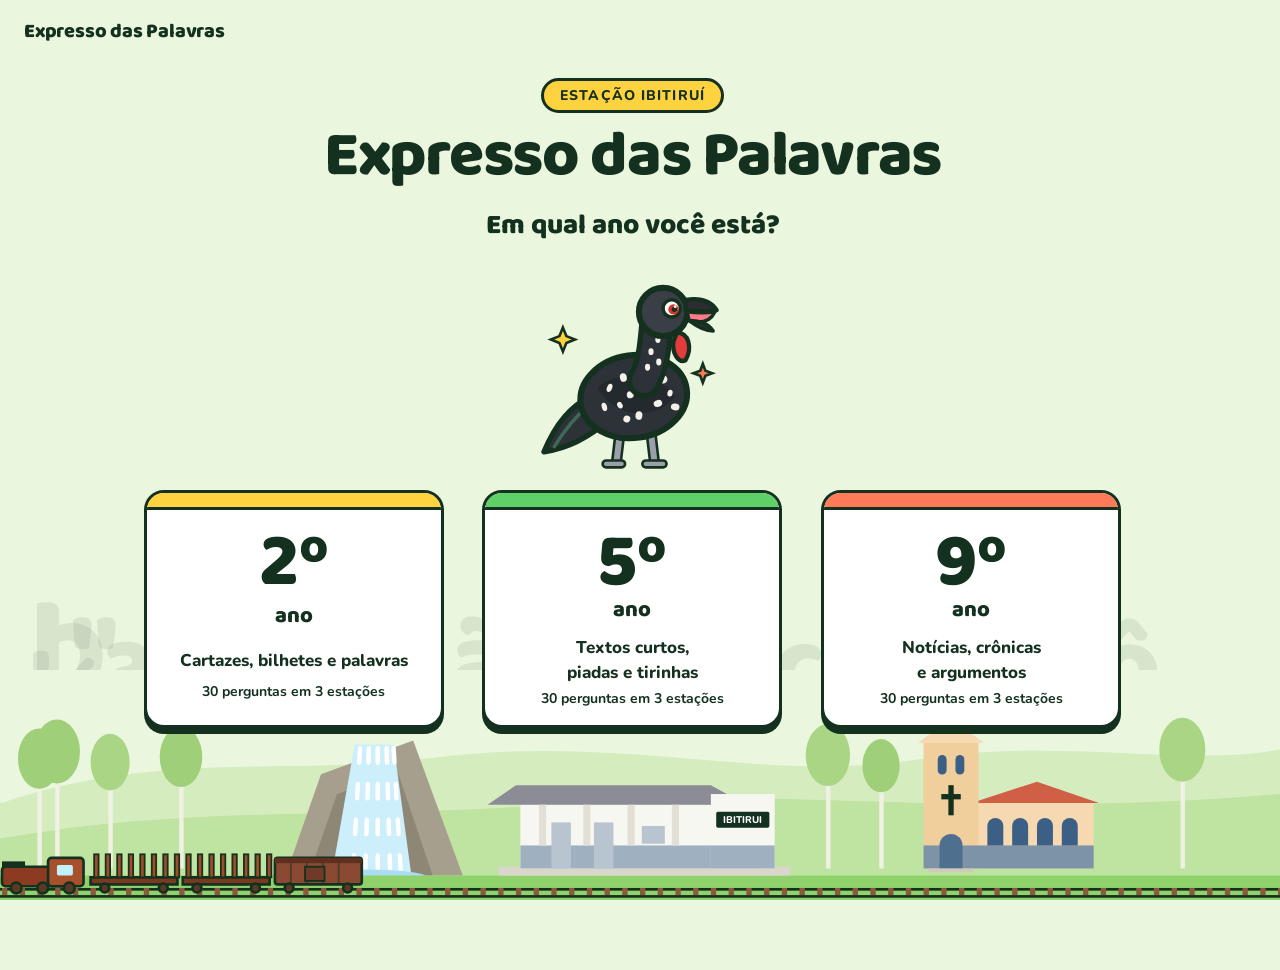
<file: index.html>
<!doctype html>
<html lang="pt-BR">
<head>
<meta charset="utf-8">
<meta name="viewport" content="width=device-width, initial-scale=1">
<title>Expresso das Palavras</title>
<meta name="description" content="Quiz animado de Língua Portuguesa para o 5º e o 9º ano, com questões do Saeb e do Paebes, inspirado em Ibitiruí.">
<link rel="icon" type="image/svg+xml" href="favicon.svg?v=45">
<meta name="theme-color" content="#eaf6dd">
<link rel="preconnect" href="https://fonts.googleapis.com">
<link rel="preconnect" href="https://fonts.gstatic.com" crossorigin>
<link href="https://fonts.googleapis.com/css2?family=Baloo+2:wght@700;800&family=Nunito:ital,wght@0,400;0,700;0,800;1,400&display=swap" rel="stylesheet">
<link rel="stylesheet" href="style.css?v=45">
<link rel="stylesheet" href="paginas.css?v=45">
</head>
<body class="pagina-inicial">
<div class="fundo" id="fundo" aria-hidden="true"></div>

<div class="cenario" aria-hidden="true">
<svg viewBox="-600 0 2640 260" preserveAspectRatio="xMidYMax slice">
  <path d="M-600 120C-450 100 -300 140 -150 120C-60 108 -30 140 0 150C180 90 320 120 480 100C700 70 860 130 1040 100C1200 76 1340 110 1440 90C1600 70 1800 120 2040 100V260H-600Z" fill="#d5ecbf"/>
  <path d="M-600 170C-450 150 -300 190 -150 175C-60 165 -30 185 0 190C220 150 420 170 640 150C860 130 1100 170 1440 140C1600 125 1800 160 2040 150V260H-600Z" fill="#bfe3a0"/>
  <g>
    <rect x="60" y="92" width="5" height="130" fill="#f1f0e4"/><ellipse cx="62" cy="92" rx="26" ry="36" fill="#9fcf79"/>
    <rect x="120" y="104" width="5" height="120" fill="#f1f0e4"/><ellipse cx="122" cy="104" rx="22" ry="32" fill="#a9d584"/>
    <rect x="200" y="98" width="5" height="126" fill="#f1f0e4"/><ellipse cx="202" cy="98" rx="24" ry="34" fill="#9fcf79"/>
    <rect x="930" y="96" width="5" height="128" fill="#f1f0e4"/><ellipse cx="932" cy="96" rx="25" ry="35" fill="#a9d584"/>
    <rect x="990" y="108" width="5" height="116" fill="#f1f0e4"/><ellipse cx="992" cy="108" rx="21" ry="30" fill="#9fcf79"/>
    <rect x="1330" y="90" width="5" height="134" fill="#f1f0e4"/><ellipse cx="1332" cy="90" rx="26" ry="36" fill="#a9d584"/>
    <rect x="40" y="100" width="5" height="124" fill="#f1f0e4"/><ellipse cx="42" cy="100" rx="24" ry="34" fill="#9fcf79"/>

    <rect x="-560" y="98" width="5" height="124" fill="#f1f0e4"/><ellipse cx="-558" cy="98" rx="25" ry="33" fill="#9fcf79"/>
    <rect x="-480" y="108" width="5" height="116" fill="#f1f0e4"/><ellipse cx="-478" cy="108" rx="23" ry="33" fill="#a9d584"/>
    <rect x="-390" y="96" width="5" height="128" fill="#f1f0e4"/><ellipse cx="-388" cy="96" rx="23" ry="33" fill="#9fcf79"/>
    <rect x="-300" y="106" width="5" height="118" fill="#f1f0e4"/><ellipse cx="-298" cy="106" rx="23" ry="33" fill="#a9d584"/>
    <rect x="-205" y="92" width="5" height="132" fill="#f1f0e4"/><ellipse cx="-203" cy="92" rx="27" ry="35" fill="#9fcf79"/>
    <rect x="-110" y="104" width="5" height="120" fill="#f1f0e4"/><ellipse cx="-108" cy="104" rx="25" ry="33" fill="#a9d584"/>
    <rect x="1500" y="98" width="5" height="126" fill="#f1f0e4"/><ellipse cx="1502" cy="98" rx="23" ry="33" fill="#a9d584"/>
    <rect x="1585" y="108" width="5" height="116" fill="#f1f0e4"/><ellipse cx="1587" cy="108" rx="25" ry="35" fill="#9fcf79"/>
    <rect x="1670" y="94" width="5" height="130" fill="#f1f0e4"/><ellipse cx="1672" cy="94" rx="27" ry="33" fill="#a9d584"/>
    <rect x="1765" y="104" width="5" height="120" fill="#f1f0e4"/><ellipse cx="1767" cy="104" rx="25" ry="35" fill="#9fcf79"/>
    <rect x="1860" y="96" width="5" height="128" fill="#f1f0e4"/><ellipse cx="1862" cy="96" rx="23" ry="33" fill="#a9d584"/>
    <rect x="1955" y="108" width="5" height="116" fill="#f1f0e4"/><ellipse cx="1957" cy="108" rx="27" ry="35" fill="#9fcf79"/>
  </g>
  <g transform="translate(250 0) scale(1 1.12)" style="transform-origin:0 232px">
  <path d="M70 232L110 130L214 96L270 232Z" fill="#a79f8d"/>
  <path d="M96 232L128 150L196 126L236 232Z" fill="#8f8776"/>
  <path d="M148 100L192 100L212 232L122 232Z" fill="#cdeefb"/>
  <g class="agua"><line x1="154" y1="104" x2="146" y2="228"/><line x1="164" y1="104" x2="160" y2="228"/><line x1="174" y1="104" x2="174" y2="228"/><line x1="184" y1="104" x2="188" y2="228"/><line x1="192" y1="104" x2="200" y2="228"/></g>
  <ellipse cx="166" cy="234" rx="64" ry="8" fill="#a9def2"/>
  </g>
  <path d="M-600 232H2040V260H-600Z" fill="#8fd16a"/>
  <rect x="560" y="222" width="330" height="10" fill="#d9d6cb"/>
  <rect x="585" y="152" width="270" height="72" fill="#f7f7f2"/>
  <rect x="585" y="198" width="270" height="26" fill="#9fb0c1"/>
  <path d="M548 152L580 130H800L840 152Z" fill="#8c8c96"/>
  <rect x="800" y="140" width="72" height="84" fill="#f7f7f2"/>
  <rect x="800" y="198" width="72" height="26" fill="#9fb0c1"/>
  <rect x="606" y="152" width="8" height="46" fill="#e2dfd4"/><rect x="656" y="152" width="8" height="46" fill="#e2dfd4"/><rect x="706" y="152" width="8" height="46" fill="#e2dfd4"/><rect x="756" y="152" width="8" height="46" fill="#e2dfd4"/>
  <rect x="620" y="172" width="22" height="52" fill="#b8c4d0"/><rect x="668" y="172" width="22" height="52" fill="#b8c4d0"/><rect x="722" y="176" width="26" height="20" fill="#b8c4d0"/>
  <rect x="806" y="160" width="60" height="18" rx="2" fill="#14301f"/>
  <text x="836" y="173" text-anchor="middle" font-family="Baloo 2, sans-serif" font-weight="800" font-size="11" fill="#fff">IBITIRUI</text>
  <rect x="1100" y="150" width="132" height="74" fill="#f6d9b0"/>
  <path d="M1094 150L1168 126L1238 150Z" fill="#cf5f45"/>
  <rect x="1040" y="82" width="62" height="142" fill="#f1cf9d"/>
  <path d="M1034 82L1071 54L1108 82Z" fill="#f6d9b0"/>
  <path d="M1071 54V30M1062 40H1080" stroke="#14301f" stroke-width="3" stroke-linecap="round"/>
  <rect x="1056" y="96" width="10" height="22" rx="5" fill="#3c5f86"/><rect x="1076" y="96" width="10" height="22" rx="5" fill="#3c5f86"/>
  <rect x="1068" y="130" width="6" height="34" fill="#14301f"/><rect x="1060" y="140" width="22" height="6" fill="#14301f"/>
  <rect x="1040" y="198" width="192" height="26" fill="#7d93a8"/>
  <path d="M1112 198V176a9 9 0 0 1 18 0V198Z" fill="#3c5f86"/><path d="M1140 198V176a9 9 0 0 1 18 0V198Z" fill="#3c5f86"/><path d="M1168 198V176a9 9 0 0 1 18 0V198Z" fill="#3c5f86"/><path d="M1196 198V176a9 9 0 0 1 18 0V198Z" fill="#3c5f86"/>
  <path d="M1058 224V198a13 13 0 0 1 26 0V224Z" fill="#4f6f8f"/>
  <rect x="1046" y="224" width="50" height="4" fill="#cfcabc"/>
  <rect x="-600" y="246" width="2640" height="3" fill="#14301f"/>
  <rect x="-600" y="254" width="2640" height="3" fill="#14301f"/>
  <path d="M-600 250H2040" stroke="#8a5a3c" stroke-width="8" stroke-dasharray="6 14"/>
  <g class="trem-cena">
    <rect x="0" y="216" width="26" height="12" fill="#14301f"/>
    <rect x="0" y="222" width="72" height="22" rx="4" fill="#8c3b22" stroke="#14301f" stroke-width="3"/>
    <rect x="52" y="212" width="40" height="32" rx="4" fill="#a84f2c" stroke="#14301f" stroke-width="3"/>
    <rect x="62" y="220" width="18" height="12" rx="2" fill="#bff1ff"/>
    <rect x="100" y="234" width="98" height="8" fill="#7a3a1f" stroke="#14301f" stroke-width="3"/>
    <rect x="104" y="208" width="5" height="26" fill="#a24d28" stroke="#14301f" stroke-width="2"/>
    <rect x="117" y="208" width="5" height="26" fill="#a24d28" stroke="#14301f" stroke-width="2"/>
    <rect x="130" y="208" width="5" height="26" fill="#a24d28" stroke="#14301f" stroke-width="2"/>
    <rect x="143" y="208" width="5" height="26" fill="#a24d28" stroke="#14301f" stroke-width="2"/>
    <rect x="156" y="208" width="5" height="26" fill="#a24d28" stroke="#14301f" stroke-width="2"/>
    <rect x="169" y="208" width="5" height="26" fill="#a24d28" stroke="#14301f" stroke-width="2"/>
    <rect x="182" y="208" width="5" height="26" fill="#a24d28" stroke="#14301f" stroke-width="2"/>
    <rect x="195" y="208" width="5" height="26" fill="#a24d28" stroke="#14301f" stroke-width="2"/>
    <rect x="204" y="234" width="98" height="8" fill="#7a3a1f" stroke="#14301f" stroke-width="3"/>
    <rect x="208" y="208" width="5" height="26" fill="#a24d28" stroke="#14301f" stroke-width="2"/>
    <rect x="221" y="208" width="5" height="26" fill="#a24d28" stroke="#14301f" stroke-width="2"/>
    <rect x="234" y="208" width="5" height="26" fill="#a24d28" stroke="#14301f" stroke-width="2"/>
    <rect x="247" y="208" width="5" height="26" fill="#a24d28" stroke="#14301f" stroke-width="2"/>
    <rect x="260" y="208" width="5" height="26" fill="#a24d28" stroke="#14301f" stroke-width="2"/>
    <rect x="273" y="208" width="5" height="26" fill="#a24d28" stroke="#14301f" stroke-width="2"/>
    <rect x="286" y="208" width="5" height="26" fill="#a24d28" stroke="#14301f" stroke-width="2"/>
    <rect x="299" y="208" width="5" height="26" fill="#a24d28" stroke="#14301f" stroke-width="2"/>
    <rect x="308" y="212" width="98" height="30" rx="3" fill="#8a4a32" stroke="#14301f" stroke-width="3"/>
    <rect x="308" y="212" width="98" height="6" fill="#5f2f20"/>
    <path d="M326 218V242M344 218V242M362 218V242M380 218V242" stroke="#14301f" stroke-width="2" opacity=".55"/>
    <rect x="342" y="222" width="22" height="16" fill="#6f3a28" stroke="#14301f" stroke-width="2"/>
    <g fill="#5a3a22" stroke="#14301f" stroke-width="3"><circle cx="16" cy="246" r="6"/><circle cx="46" cy="246" r="6"/><circle cx="76" cy="246" r="6"/><circle cx="116" cy="246" r="5"/><circle cx="182" cy="246" r="5"/><circle cx="220" cy="246" r="5"/><circle cx="286" cy="246" r="5"/><circle cx="324" cy="246" r="5"/><circle cx="390" cy="246" r="5"/></g>
  </g>
</svg>
</div>

<header class="topo topo-simples">
  <span class="marca">Expresso das Palavras</span>
</header>

<main>
  <section class="tela ativa" id="escolha" aria-labelledby="t-escolha">
    <p class="etiqueta">Estação Ibitiruí</p>
    <h1 id="t-escolha">Expresso das Palavras</h1>
    <p class="escolha-pergunta">Em qual ano você está?</p>
    <div class="escolha-grade">
      <div class="mascote-grande" data-mascote></div>
      <a class="ano-card a2" href="2ano.html">
        <span class="a-num">2º</span>
        <span class="a-ano">ano</span>
        <span class="a-desc">Cartazes, bilhetes e palavras</span>
        <span class="a-meta">30 perguntas em 3 estações</span>
      </a>
      <a class="ano-card a5" href="5ano.html">
        <span class="a-num">5º</span>
        <span class="a-ano">ano</span>
        <span class="a-desc">Textos curtos, piadas e tirinhas</span>
        <span class="a-meta">30 perguntas em 3 estações</span>
      </a>
      <a class="ano-card a9" href="9ano.html">
        <span class="a-num">9º</span>
        <span class="a-ano">ano</span>
        <span class="a-desc">Notícias, crônicas e argumentos</span>
        <span class="a-meta">30 perguntas em 3 estações</span>
      </a>
  </section>
</main>

<script src="mascote.js?v=45"></script>
<script src="inicio.js?v=45"></script>
</body>
</html>
</file>
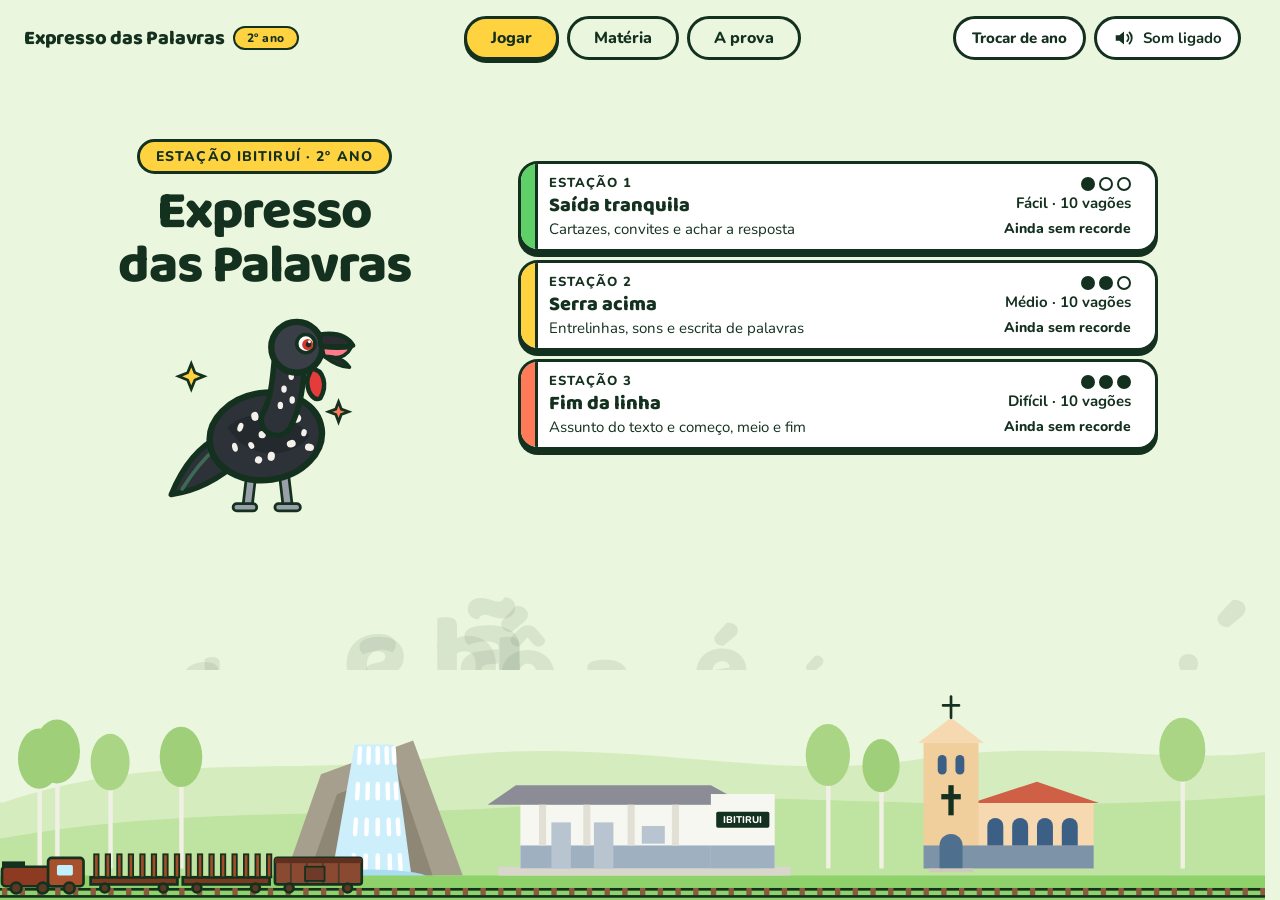
<file: 2ano.html>
<!doctype html>
<html lang="pt-BR">
<head>
<meta charset="utf-8">
<meta name="viewport" content="width=device-width, initial-scale=1">
<title>Expresso das Palavras · 2º ano</title>
<meta name="description" content="Quiz animado, resumo da matéria e guia da prova de Língua Portuguesa do 2º ano, inspirado em Ibitiruí.">
<link rel="icon" type="image/svg+xml" href="favicon.svg?v=47">
<meta name="theme-color" content="#eaf6dd">
<link rel="preconnect" href="https://fonts.googleapis.com">
<link rel="preconnect" href="https://fonts.gstatic.com" crossorigin>
<link href="https://fonts.googleapis.com/css2?family=Baloo+2:wght@700;800&family=Nunito:ital,wght@0,400;0,700;0,800;1,400&display=swap" rel="stylesheet">
<link rel="stylesheet" href="style.css?v=47">
<link rel="stylesheet" href="paginas.css?v=47">
</head>
<body>
<div class="fundo" id="fundo" aria-hidden="true"></div>

<div class="cenario" aria-hidden="true">
<svg viewBox="-600 0 2640 260" preserveAspectRatio="xMidYMax slice">
  <path d="M-600 120C-450 100 -300 140 -150 120C-60 108 -30 140 0 150C180 90 320 120 480 100C700 70 860 130 1040 100C1200 76 1340 110 1440 90C1600 70 1800 120 2040 100V260H-600Z" fill="#d5ecbf"/>
  <path d="M-600 170C-450 150 -300 190 -150 175C-60 165 -30 185 0 190C220 150 420 170 640 150C860 130 1100 170 1440 140C1600 125 1800 160 2040 150V260H-600Z" fill="#bfe3a0"/>
  <g>
    <rect x="60" y="92" width="5" height="130" fill="#f1f0e4"/><ellipse cx="62" cy="92" rx="26" ry="36" fill="#9fcf79"/>
    <rect x="120" y="104" width="5" height="120" fill="#f1f0e4"/><ellipse cx="122" cy="104" rx="22" ry="32" fill="#a9d584"/>
    <rect x="200" y="98" width="5" height="126" fill="#f1f0e4"/><ellipse cx="202" cy="98" rx="24" ry="34" fill="#9fcf79"/>
    <rect x="930" y="96" width="5" height="128" fill="#f1f0e4"/><ellipse cx="932" cy="96" rx="25" ry="35" fill="#a9d584"/>
    <rect x="990" y="108" width="5" height="116" fill="#f1f0e4"/><ellipse cx="992" cy="108" rx="21" ry="30" fill="#9fcf79"/>
    <rect x="1330" y="90" width="5" height="134" fill="#f1f0e4"/><ellipse cx="1332" cy="90" rx="26" ry="36" fill="#a9d584"/>
    <rect x="40" y="100" width="5" height="124" fill="#f1f0e4"/><ellipse cx="42" cy="100" rx="24" ry="34" fill="#9fcf79"/>

    <rect x="-560" y="98" width="5" height="124" fill="#f1f0e4"/><ellipse cx="-558" cy="98" rx="25" ry="33" fill="#9fcf79"/>
    <rect x="-480" y="108" width="5" height="116" fill="#f1f0e4"/><ellipse cx="-478" cy="108" rx="23" ry="33" fill="#a9d584"/>
    <rect x="-390" y="96" width="5" height="128" fill="#f1f0e4"/><ellipse cx="-388" cy="96" rx="23" ry="33" fill="#9fcf79"/>
    <rect x="-300" y="106" width="5" height="118" fill="#f1f0e4"/><ellipse cx="-298" cy="106" rx="23" ry="33" fill="#a9d584"/>
    <rect x="-205" y="92" width="5" height="132" fill="#f1f0e4"/><ellipse cx="-203" cy="92" rx="27" ry="35" fill="#9fcf79"/>
    <rect x="-110" y="104" width="5" height="120" fill="#f1f0e4"/><ellipse cx="-108" cy="104" rx="25" ry="33" fill="#a9d584"/>
    <rect x="1500" y="98" width="5" height="126" fill="#f1f0e4"/><ellipse cx="1502" cy="98" rx="23" ry="33" fill="#a9d584"/>
    <rect x="1585" y="108" width="5" height="116" fill="#f1f0e4"/><ellipse cx="1587" cy="108" rx="25" ry="35" fill="#9fcf79"/>
    <rect x="1670" y="94" width="5" height="130" fill="#f1f0e4"/><ellipse cx="1672" cy="94" rx="27" ry="33" fill="#a9d584"/>
    <rect x="1765" y="104" width="5" height="120" fill="#f1f0e4"/><ellipse cx="1767" cy="104" rx="25" ry="35" fill="#9fcf79"/>
    <rect x="1860" y="96" width="5" height="128" fill="#f1f0e4"/><ellipse cx="1862" cy="96" rx="23" ry="33" fill="#a9d584"/>
    <rect x="1955" y="108" width="5" height="116" fill="#f1f0e4"/><ellipse cx="1957" cy="108" rx="27" ry="35" fill="#9fcf79"/>
  </g>
  <g transform="translate(250 0) scale(1 1.12)" style="transform-origin:0 232px">
  <path d="M70 232L110 130L214 96L270 232Z" fill="#a79f8d"/>
  <path d="M96 232L128 150L196 126L236 232Z" fill="#8f8776"/>
  <path d="M148 100L192 100L212 232L122 232Z" fill="#cdeefb"/>
  <g class="agua"><line x1="154" y1="104" x2="146" y2="228"/><line x1="164" y1="104" x2="160" y2="228"/><line x1="174" y1="104" x2="174" y2="228"/><line x1="184" y1="104" x2="188" y2="228"/><line x1="192" y1="104" x2="200" y2="228"/></g>
  <ellipse cx="166" cy="234" rx="64" ry="8" fill="#a9def2"/>
  </g>
  <path d="M-600 232H2040V260H-600Z" fill="#8fd16a"/>
  <rect x="560" y="222" width="330" height="10" fill="#d9d6cb"/>
  <rect x="585" y="152" width="270" height="72" fill="#f7f7f2"/>
  <rect x="585" y="198" width="270" height="26" fill="#9fb0c1"/>
  <path d="M548 152L580 130H800L840 152Z" fill="#8c8c96"/>
  <rect x="800" y="140" width="72" height="84" fill="#f7f7f2"/>
  <rect x="800" y="198" width="72" height="26" fill="#9fb0c1"/>
  <rect x="606" y="152" width="8" height="46" fill="#e2dfd4"/><rect x="656" y="152" width="8" height="46" fill="#e2dfd4"/><rect x="706" y="152" width="8" height="46" fill="#e2dfd4"/><rect x="756" y="152" width="8" height="46" fill="#e2dfd4"/>
  <rect x="620" y="172" width="22" height="52" fill="#b8c4d0"/><rect x="668" y="172" width="22" height="52" fill="#b8c4d0"/><rect x="722" y="176" width="26" height="20" fill="#b8c4d0"/>
  <rect x="806" y="160" width="60" height="18" rx="2" fill="#14301f"/>
  <text x="836" y="173" text-anchor="middle" font-family="Baloo 2, sans-serif" font-weight="800" font-size="11" fill="#fff">IBITIRUI</text>
  <rect x="1100" y="150" width="132" height="74" fill="#f6d9b0"/>
  <path d="M1094 150L1168 126L1238 150Z" fill="#cf5f45"/>
  <rect x="1040" y="82" width="62" height="142" fill="#f1cf9d"/>
  <path d="M1034 82L1071 54L1108 82Z" fill="#f6d9b0"/>
  <path d="M1071 54V30M1062 40H1080" stroke="#14301f" stroke-width="3" stroke-linecap="round"/>
  <rect x="1056" y="96" width="10" height="22" rx="5" fill="#3c5f86"/><rect x="1076" y="96" width="10" height="22" rx="5" fill="#3c5f86"/>
  <rect x="1068" y="130" width="6" height="34" fill="#14301f"/><rect x="1060" y="140" width="22" height="6" fill="#14301f"/>
  <rect x="1040" y="198" width="192" height="26" fill="#7d93a8"/>
  <path d="M1112 198V176a9 9 0 0 1 18 0V198Z" fill="#3c5f86"/><path d="M1140 198V176a9 9 0 0 1 18 0V198Z" fill="#3c5f86"/><path d="M1168 198V176a9 9 0 0 1 18 0V198Z" fill="#3c5f86"/><path d="M1196 198V176a9 9 0 0 1 18 0V198Z" fill="#3c5f86"/>
  <path d="M1058 224V198a13 13 0 0 1 26 0V224Z" fill="#4f6f8f"/>
  <rect x="1046" y="224" width="50" height="4" fill="#cfcabc"/>
  <rect x="-600" y="246" width="2640" height="3" fill="#14301f"/>
  <rect x="-600" y="254" width="2640" height="3" fill="#14301f"/>
  <path d="M-600 250H2040" stroke="#8a5a3c" stroke-width="8" stroke-dasharray="6 14"/>
  <g class="trem-cena">
    <rect x="0" y="216" width="26" height="12" fill="#14301f"/>
    <rect x="0" y="222" width="72" height="22" rx="4" fill="#8c3b22" stroke="#14301f" stroke-width="3"/>
    <rect x="52" y="212" width="40" height="32" rx="4" fill="#a84f2c" stroke="#14301f" stroke-width="3"/>
    <rect x="62" y="220" width="18" height="12" rx="2" fill="#bff1ff"/>
    <rect x="100" y="234" width="98" height="8" fill="#7a3a1f" stroke="#14301f" stroke-width="3"/>
    <rect x="104" y="208" width="5" height="26" fill="#a24d28" stroke="#14301f" stroke-width="2"/>
    <rect x="117" y="208" width="5" height="26" fill="#a24d28" stroke="#14301f" stroke-width="2"/>
    <rect x="130" y="208" width="5" height="26" fill="#a24d28" stroke="#14301f" stroke-width="2"/>
    <rect x="143" y="208" width="5" height="26" fill="#a24d28" stroke="#14301f" stroke-width="2"/>
    <rect x="156" y="208" width="5" height="26" fill="#a24d28" stroke="#14301f" stroke-width="2"/>
    <rect x="169" y="208" width="5" height="26" fill="#a24d28" stroke="#14301f" stroke-width="2"/>
    <rect x="182" y="208" width="5" height="26" fill="#a24d28" stroke="#14301f" stroke-width="2"/>
    <rect x="195" y="208" width="5" height="26" fill="#a24d28" stroke="#14301f" stroke-width="2"/>
    <rect x="204" y="234" width="98" height="8" fill="#7a3a1f" stroke="#14301f" stroke-width="3"/>
    <rect x="208" y="208" width="5" height="26" fill="#a24d28" stroke="#14301f" stroke-width="2"/>
    <rect x="221" y="208" width="5" height="26" fill="#a24d28" stroke="#14301f" stroke-width="2"/>
    <rect x="234" y="208" width="5" height="26" fill="#a24d28" stroke="#14301f" stroke-width="2"/>
    <rect x="247" y="208" width="5" height="26" fill="#a24d28" stroke="#14301f" stroke-width="2"/>
    <rect x="260" y="208" width="5" height="26" fill="#a24d28" stroke="#14301f" stroke-width="2"/>
    <rect x="273" y="208" width="5" height="26" fill="#a24d28" stroke="#14301f" stroke-width="2"/>
    <rect x="286" y="208" width="5" height="26" fill="#a24d28" stroke="#14301f" stroke-width="2"/>
    <rect x="299" y="208" width="5" height="26" fill="#a24d28" stroke="#14301f" stroke-width="2"/>
    <rect x="308" y="212" width="98" height="30" rx="3" fill="#8a4a32" stroke="#14301f" stroke-width="3"/>
    <rect x="308" y="212" width="98" height="6" fill="#5f2f20"/>
    <path d="M326 218V242M344 218V242M362 218V242M380 218V242" stroke="#14301f" stroke-width="2" opacity=".55"/>
    <rect x="342" y="222" width="22" height="16" fill="#6f3a28" stroke="#14301f" stroke-width="2"/>
    <g fill="#5a3a22" stroke="#14301f" stroke-width="3"><circle cx="16" cy="246" r="6"/><circle cx="46" cy="246" r="6"/><circle cx="76" cy="246" r="6"/><circle cx="116" cy="246" r="5"/><circle cx="182" cy="246" r="5"/><circle cx="220" cy="246" r="5"/><circle cx="286" cy="246" r="5"/><circle cx="324" cy="246" r="5"/><circle cx="390" cy="246" r="5"/></g>
  </g>
</svg>
</div>
<canvas id="confete" aria-hidden="true"></canvas>
<div class="lightbox" id="lightbox" hidden role="dialog" aria-label="Imagem ampliada"><button type="button" class="lb-fechar" id="lb-fechar">Fechar</button><img id="lb-img" alt=""></div>

<header class="topo">
  <a class="marca" href="index.html">Expresso das Palavras <small class="ano">2º ano</small></a>
  <nav class="nav" aria-label="Seções">
    <button type="button" data-ir="inicio" aria-current="page">Jogar</button>
    <button type="button" data-ir="materia">Matéria</button>
    <button type="button" data-ir="prova">A prova</button>
  </nav>
  <div class="topo-dir">
    <a class="trocar-ano" href="index.html">Trocar de ano</a>
    <button class="som" id="btn-som" type="button" aria-pressed="false">
      <svg viewBox="0 0 24 24" width="22" height="22" aria-hidden="true"><path d="M3 9v6h4l5 4V5L7 9H3z" fill="currentColor"/><path class="ondas" d="M15.5 8.5a5 5 0 0 1 0 7M18 6a8.5 8.5 0 0 1 0 12" fill="none" stroke="currentColor" stroke-width="2" stroke-linecap="round"/><path class="corte" d="M4 4l16 16" stroke="currentColor" stroke-width="2.5" stroke-linecap="round"/></svg>
      <span id="som-txt">Som ligado</span>
    </button>
  </div>
</header>

<main>
  <!-- INÍCIO -->
  <section class="tela ativa" id="inicio" aria-labelledby="t-inicio">
    <div class="inicio-esq">
      <p class="etiqueta">Estação Ibitiruí · 2º ano</p>
      <h1 id="t-inicio">Expresso<br>das Palavras</h1>
      <div class="mascote-grande" data-mascote></div>
    </div>
    <div class="inicio-texto">
      <div class="estacoes" id="estacoes"></div>
      <p class="recorde" id="recorde" hidden></p>
    </div>
  </section>

  <!-- JOGO -->
  <section class="tela" id="jogo" aria-label="Jogo">
    <div class="placar" role="status" aria-live="polite">
      <div class="caso"><span id="caso-n">Pergunta 1 de 10</span><div class="trem-prog" id="trem-prog" aria-hidden="true"></div></div>
      <div class="chip"><small>Pontos</small><b id="pontos">0</b></div>
      <div class="chip combo" id="chip-combo"><small>Combo</small><b id="combo">x0</b></div>
    </div>

    <div class="palco">
      <div class="mascote-lateral" data-mascote id="mascote-jogo"></div>
      <article class="cartao leitura" id="leitura" hidden aria-labelledby="leitura-titulo">
        <p class="fonte" id="leitura-fonte"></p>
        <h2 class="leitura-titulo" id="leitura-titulo"></h2>
        <p class="leitura-autor" id="leitura-autor"></p>
        <div class="texto-lido" id="leitura-texto"></div>
        <p class="leitura-aviso" id="leitura-aviso">Leia com calma, sem limite de tempo. As 3 perguntas seguintes são sobre este texto e também não têm cronômetro. Você poderá reler o texto durante as perguntas.</p>
        <button class="btn-grande" id="btn-li" type="button">Li o texto, ver as perguntas</button>
      </article>
      <article class="cartao" id="cartao">
        <div class="tempo" aria-hidden="true"><i id="barra"></i><span id="tempo-txt">1:00</span></div>
        <p class="fonte" id="fonte"></p>
        <details class="reler" id="reler" hidden><summary>Reler o texto</summary><div class="texto-lido" id="reler-texto"></div></details>
        <button class="figura" id="figura" type="button" hidden aria-label="Ampliar a imagem"><img id="figura-img" alt=""></button>
        <blockquote class="trecho" id="trecho"></blockquote>
        <h2 class="pergunta" id="pergunta"></h2>
        <div class="alts" id="alts" role="group" aria-labelledby="pergunta"></div>
        <div class="retorno" id="retorno" hidden>
          <p class="retorno-titulo" id="retorno-titulo"></p>
          <p class="retorno-texto" id="retorno-texto"></p>
          <button class="btn-grande btn-prox" id="btn-prox" type="button">Próxima pergunta</button>
        </div>
      </article>
    </div>
  </section>

  <!-- FIM -->
  <section class="tela" id="fim" aria-labelledby="t-fim">
    <div class="mascote-grande" data-mascote id="mascote-fim"></div>
    <div class="fim-texto">
      <p class="etiqueta">Fim da linha</p>
      <h2 id="t-fim">Maquinista em Treino</h2>
      <p class="lead" id="fim-resumo"></p>
      <div class="numeros">
        <div class="chip"><small>Pontos</small><b id="fim-pontos">0</b></div>
        <div class="chip"><small>Acertos</small><b id="fim-acertos">0</b></div>
        <div class="chip"><small>Maior combo</small><b id="fim-combo">0</b></div>
      </div>
      <div class="revise" id="revise" hidden>
        <h3>Pra revisar</h3>
        <ul id="revise-lista"></ul>
        <button class="btn-mini" type="button" data-ir="materia">Abrir a matéria</button>
      </div>
      <div class="acoes-fim">
        <button class="btn-grande" id="btn-again" type="button">Jogar de novo</button>
        <button class="btn-sec" id="btn-outra" type="button" hidden>Ir para a Estação 2</button>
      </div>
    </div>
  </section>

  <!-- MATÉRIA -->
  <section class="tela pagina" id="materia" aria-labelledby="t-materia">
    <p class="etiqueta">Matéria</p>
    <h2 id="t-materia" class="tit-pag">O que a prova do 2º ano pergunta, em linguagem de gente</h2>
    <p class="lead">São 9 temas que aparecem sempre. Abra um por vez, leia o resumo, veja o exemplo e treine no quiz.</p>

    <div class="topicos">

      <details class="topico" name="mat">
        <summary><span class="num">1</span><span class="tt">Para que serve o texto</span><span class="cod">D016</span></summary>
        <div class="corpo">
          <p class="resumo">Cada tipo de texto tem um trabalho. O <strong>convite</strong> chama para uma festa, o <strong>bilhete</strong> deixa um recado, o <strong>cartaz</strong> divulga uma campanha e o <strong>calendário</strong> mostra os dias do mês.</p>
          <div class="caixa como"><h4>Como cai na prova</h4><p>"Esse texto serve para", "Este texto serve para".</p></div>
          <div class="caixa exemplo"><h4>Exemplo</h4><p>O bilhete da mamãe para a Lu diz que ela foi levar a vovó ao médico e que volta logo. Ele serve para deixar um recado.</p></div>
          <div class="caixa dica"><h4>Truque</h4><p>Olhe a figura e as palavras grandes. Depois pense: quem escreveu e para quem?</p></div>
          <button class="btn-mini treinar" type="button" data-cod="D016_P">Treinar este tema</button>
        </div>
      </details>

      <details class="topico" name="mat">
        <summary><span class="num">2</span><span class="tt">Achar a resposta no texto</span><span class="cod">D021</span></summary>
        <div class="corpo">
          <p class="resumo">Algumas respostas estão <strong>escritas no texto</strong>. É só procurar e conferir, sem inventar nada.</p>
          <div class="caixa como"><h4>Como cai na prova</h4><p>"Nesse texto, quem tocava flauta?", "As chaminés da casa eram feitas de quê?".</p></div>
          <div class="caixa exemplo"><h4>Exemplo</h4><p>No texto da bruxa está escrito "chaminés de caramelo". A pergunta quer saber do que as chaminés eram feitas, então a resposta é caramelo.</p></div>
          <div class="caixa dica"><h4>Truque</h4><p>Volte ao texto e coloque o dedo na palavra que a pergunta usa. A resposta fica bem perto dela.</p></div>
          <button class="btn-mini treinar" type="button" data-cod="D021_P">Treinar este tema</button>
        </div>
      </details>

      <details class="topico" name="mat">
        <summary><span class="num">3</span><span class="tt">Ler nas entrelinhas</span><span class="cod">D023</span></summary>
        <div class="corpo">
          <p class="resumo">Nem tudo está escrito. Às vezes o texto só dá <strong>pistas</strong>, e você descobre o resto pensando. Isso se chama inferir.</p>
          <div class="caixa como"><h4>Como cai na prova</h4><p>"O que dá para entender desse texto?", "De acordo com esse texto, qual é o problema?".</p></div>
          <div class="caixa exemplo"><h4>Exemplo</h4><p>A raposa não conseguiu alcançar as uvas e foi embora. O texto não diz "estavam altas", mas é isso que dá para entender.</p></div>
          <div class="caixa dica"><h4>Truque</h4><p>A resposta precisa ter pista no texto. Se você precisou inventar, não é essa.</p></div>
          <button class="btn-mini treinar" type="button" data-cod="D023_P">Treinar este tema</button>
        </div>
      </details>

      <details class="topico" name="mat">
        <summary><span class="num">4</span><span class="tt">Sons e sinais</span><span class="cod">D025</span></summary>
        <div class="corpo">
          <p class="resumo">Algumas palavras imitam sons, como <strong>CHOMP!</strong> e <strong>TOC-TOC</strong>. Os sinais também falam: eles mostram emoção, pergunta ou pausa.</p>
          <dl class="lista-def">
            <dt>!</dt>
<dd>alegria, susto, espanto.</dd>
            <dt>?</dt>
<dd>pergunta ou dúvida.</dd>
            <dt>...</dt>
<dd>a ideia continua, fica no ar.</dd>
          </dl>
          <div class="caixa como"><h4>Como cai na prova</h4><p>"A expressão CHOMP! CHOMP! foi usada para indicar", "O sinal de exclamação mostra".</p></div>
          <div class="caixa exemplo"><h4>Exemplo</h4><p>Na tirinha, a Magali come o bolo de aniversário. O "CHOMP!" é o barulho dela comendo.</p></div>
          <div class="caixa dica"><h4>Truque</h4><p>Olhe o desenho junto com a palavra. O que está acontecendo na cena faz barulho?</p></div>
          <button class="btn-mini treinar" type="button" data-cod="D025_P">Treinar este tema</button>
        </div>
      </details>

      <details class="topico" name="mat">
        <summary><span class="num">5</span><span class="tt">O assunto do texto</span><span class="cod">D028</span></summary>
        <div class="corpo">
          <p class="resumo">O <strong>assunto</strong> é aquilo de que o texto fala o tempo todo, dito em poucas palavras. Não é um detalhe: é a ideia que aparece do começo ao fim.</p>
          <div class="caixa como"><h4>Como cai na prova</h4><p>"Qual é o assunto desse texto?".</p></div>
          <div class="caixa exemplo"><h4>Exemplo</h4><p>No texto "Uma boa lambida", o gato lava o pelo com a língua e com os dentes. O assunto é o banho do gato.</p></div>
          <div class="caixa dica"><h4>Truque</h4><p>Pergunte: de que o texto fala o tempo todo? Desconfie da alternativa que mostra só um pedacinho.</p></div>
          <button class="btn-mini treinar" type="button" data-cod="D028_P">Treinar este tema</button>
        </div>
      </details>

      <details class="topico" name="mat">
        <summary><span class="num">6</span><span class="tt">Quem, quando e qual é o problema</span><span class="cod">D030</span></summary>
        <div class="corpo">
          <p class="resumo">Toda história tem <strong>personagens</strong>, um <strong>tempo</strong> (quando acontece), um <strong>lugar</strong> e um <strong>problema</strong> para resolver.</p>
          <div class="caixa como"><h4>Como cai na prova</h4><p>"Quando aconteceu essa história?", "Qual é o problema dessa história?".</p></div>
          <div class="caixa exemplo"><h4>Exemplo</h4><p>Em "Desenruga Tartaruga", ela grita "ao acordar naquela manhã de sol". A história acontece de manhã.</p></div>
          <div class="caixa dica"><h4>Truque</h4><p>Procure palavras que digam a hora (manhã, tarde, noite) e o momento em que algo dá errado.</p></div>
          <button class="btn-mini treinar" type="button" data-cod="D030_P">Treinar este tema</button>
        </div>
      </details>

      <details class="topico" name="mat">
        <summary><span class="num">7</span><span class="tt">Ler figuras e palavras juntas</span><span class="cod">D08</span></summary>
        <div class="corpo">
          <p class="resumo">Cartazes, convites, anúncios e tirinhas misturam <strong>imagem e palavras</strong>. As duas contam a mesma história, então olhe as duas.</p>
          <div class="caixa como"><h4>Como cai na prova</h4><p>"Qual palavra combina com a figura?", "O que esse cartaz pede?", "O que a pessoa quer vender?".</p></div>
          <div class="caixa exemplo"><h4>Exemplo</h4><p>No anúncio "Vendo bicicleta azul, quase nova", o que está à venda é a bicicleta. O telefone só serve para ligar.</p></div>
          <div class="caixa dica"><h4>Truque</h4><p>Primeiro olhe a figura. Depois leia a palavra e veja se as duas combinam.</p></div>
          <button class="btn-mini treinar" type="button" data-cod="D08">Treinar este tema</button>
        </div>
      </details>

      <details class="topico" name="mat">
        <summary><span class="num">8</span><span class="tt">Escrever palavras</span><span class="cod">D09</span></summary>
        <div class="corpo">
          <p class="resumo">Para escrever bem, ouça os <strong>sons</strong>, bata palmas para cada <strong>sílaba</strong> (pedacinho) e confira as letras. Em uma <strong>lista</strong>, todos os itens são do mesmo grupo.</p>
          <div class="caixa como"><h4>Como cai na prova</h4><p>"Qual é o nome da figura, escrito do jeito certo?", "Quantas sílabas tem a palavra?", "Qual lista tem só nomes de frutas?".</p></div>
          <div class="caixa exemplo"><h4>Exemplo</h4><p>BORBOLETA tem 4 pedacinhos: bor-bo-le-ta. PEIXE se escreve com X, e não com S.</p></div>
          <div class="caixa dica"><h4>Truque</h4><p>Fale a palavra devagar e confira letra por letra. Palavras parecidas, como GATO e PATO, mudam só uma letra.</p></div>
          <button class="btn-mini treinar" type="button" data-cod="D09">Treinar este tema</button>
        </div>
      </details>

      <details class="topico" name="mat">
        <summary><span class="num">9</span><span class="tt">Começo, meio e fim</span><span class="cod">D10</span></summary>
        <div class="corpo">
          <p class="resumo">Toda história bem contada tem <strong>começo</strong> (quem e onde), <strong>meio</strong> (o que acontece e o problema) e <strong>fim</strong> (como termina). As ideias seguem uma ordem.</p>
          <div class="caixa como"><h4>Como cai na prova</h4><p>"Qual frase pode ser o começo de uma história?", "Qual frase termina melhor essa história?".</p></div>
          <div class="caixa exemplo"><h4>Exemplo</h4><p>"Era uma vez uma jacupemba..." é um bom começo. "E eles viveram felizes para sempre" é um bom fim.</p></div>
          <div class="caixa dica"><h4>Truque</h4><p>Pergunte: essa frase abre a história, conta o que acontece ou termina tudo? Ela precisa combinar com o tema.</p></div>
          <button class="btn-mini treinar" type="button" data-cod="D10">Treinar este tema</button>
        </div>
      </details>

    </div>
    <div class="fecho"><button class="btn-grande" type="button" data-ir="inicio">Ir para o quiz</button></div>
  </section>

  <!-- A PROVA -->
  <section class="tela pagina" id="prova" aria-labelledby="t-prova">
    <p class="etiqueta">A prova</p>
    <h2 id="t-prova" class="tit-pag">Como funciona a prova do 2º ano, passo a passo</h2>
    <p class="lead">Saber a matéria é metade do caminho. A outra metade é entender como a pergunta é montada.</p>

    <div class="bloco">
      <h3>O que é</h3>
      <div class="texto-branco">
      <p>O <strong>Paebes</strong> (Programa de Avaliação da Educação Básica do Espírito Santo) é a avaliação do estado, ligada ao Saeb. Para o 2º ano existe o <strong>Paebes Alfa</strong>, que acompanha como as crianças estão aprendendo a ler e a escrever e ajuda a melhorar o ensino.</p>
      <p>As questões do Paebes são elaboradas pelo CAEd, da Universidade Federal de Juiz de Fora. Neste jogo, 16 perguntas são do Paebes Alfa, da Coletânea de Itens 2022-2023. As outras 14 foram criadas para treinar a escrita de palavras, as imagens com palavras e o começo, meio e fim das histórias, e aparecem marcadas como "Questão criada para este jogo".</p>
      </div>
    </div>

    <div class="bloco">
      <h3>Como é uma pergunta</h3>
      <div class="anatomia" aria-label="Exemplo de questão com as partes indicadas">
        <div class="parte"><span class="rotulo">1. Texto</span><p class="amostra">"[...] janelas de açúcar e chaminés de caramelo."</p><small>Vem com a fonte. Pode ser um texto, um cartaz, um bilhete ou uma tirinha.</small></div>
        <div class="parte"><span class="rotulo">2. Pergunta</span><p class="amostra">As chaminés da casa eram feitas de quê?</p><small>É o que você precisa responder. Leia devagar e preste atenção na palavra que diz o que ela quer.</small></div>
        <div class="parte"><span class="rotulo">3. Alternativas</span><p class="amostra">A) Açúcar. B) Biscoito. C) Caramelo. D) Chocolate.</p><small>São sempre quatro, de A a D, e só uma está certa.</small></div>
        <div class="parte"><span class="rotulo">4. Habilidade</span><p class="amostra">D021: localizar informação explícita.</p><small>Cada pergunta testa uma habilidade. Você não vê o código na prova, mas ele guia a pergunta.</small></div>
      </div>
    </div>

    <div class="bloco">
      <h3>Passo a passo na hora H</h3>
      <ol class="passos">
        <li><strong>Olhe o texto e a figura.</strong> Veja o título, as imagens e as palavras grandes.</li>
        <li><strong>Leia a pergunta devagar.</strong> Descubra o que ela quer saber: para que serve, quem, quando, qual o assunto.</li>
        <li><strong>Volte ao texto.</strong> Procure a resposta com o dedo, palavra por palavra.</li>
        <li><strong>Risque as alternativas que não combinam.</strong> Quase sempre duas saem rápido. Compare as que sobraram.</li>
        <li><strong>Marque só uma e confira.</strong> Não deixe pergunta em branco.</li>
      </ol>
    </div>

    <div class="bloco">
      <h3>Armadilhas mais comuns</h3>
      <ul class="armadilhas">
        <li><strong>Palavras parecidas.</strong> GATO, PATO e RATO mudam só uma letra. Leia a palavra inteira.</li>
        <li><strong>Detalhe no lugar do assunto.</strong> O assunto vale para o texto todo, e não para uma frase.</li>
        <li><strong>Responder pelo que você acha.</strong> A resposta tem apoio no texto, e não na sua imaginação.</li>
        <li><strong>Pressa.</strong> Leia as quatro alternativas antes de marcar.</li>
      </ul>
    </div>

    <div class="bloco">
      <h3>Palavras da pergunta e o que elas pedem</h3>
      <div class="tabela-rol" role="region" aria-label="Palavras da pergunta" tabindex="0">
        <table class="tabela">
          <thead><tr><th>Se a pergunta diz</th><th>Ela quer</th></tr></thead>
          <tbody>
            <tr><td>"Esse texto serve para"</td><td>para que o texto foi feito: convidar, avisar, divulgar</td></tr>
            <tr><td>"Qual é o assunto"</td><td>de que o texto fala o tempo todo</td></tr>
            <tr><td>"Nesse texto, quem" ou "o quê"</td><td>uma resposta que está escrita no texto</td></tr>
            <tr><td>"Dá para entender"</td><td>a pista que o texto deixa sem escrever</td></tr>
            <tr><td>"Foi usada para indicar"</td><td>o que a palavra ou o sinal quer mostrar</td></tr>
            <tr><td>"Escrito do jeito certo"</td><td>a palavra com todas as letras no lugar</td></tr>
          </tbody>
        </table>
      </div>
    </div>

    <div class="bloco">
      <h3>As habilidades do 2º ano, por família</h3>
      <p>O Paebes usa códigos como D021_P. Aqui estão as habilidades que aparecem nas perguntas do 2º ano.</p>
      <div class="familias">
        <div class="familia f1"><h4>Localizar e entender</h4><ul>
          <li>D021: localizar informação explícita</li>
          <li>D023: inferir informações em textos</li>
          <li>D028: reconhecer o assunto de um texto</li></ul></div>
        <div class="familia f2"><h4>Gêneros e imagens</h4><ul>
          <li>D016: identificar a finalidade de textos</li>
          <li>D08: ler imagens associadas a palavras</li></ul></div>
        <div class="familia f3"><h4>Histórias</h4><ul>
          <li>D030: elementos da narrativa e conflito</li>
          <li>D10: começo, desenvolvimento e final</li></ul></div>
        <div class="familia f4"><h4>Língua e escrita</h4><ul>
          <li>D025: efeito da pontuação e de outras notações</li>
          <li>D09: escrita de palavras e relação som-letra</li></ul></div>
      </div>
    </div>

    <p class="credito texto-branco">Fonte: Coletânea de Itens 2022-2023, Paebes Alfa, 2º ano (Secretaria de Estado da Educação do Espírito Santo, com itens do CAEd/UFJF). As questões D08, D09 e D10 marcadas como "criadas para este jogo" não são do Paebes.</p>
    <div class="fecho"><button class="btn-grande" type="button" data-ir="inicio">Treinar no quiz</button></div>
  </section>
</main>


<script src="questoes2.js?v=47"></script>
<script src="mascote.js?v=47"></script>
<script src="app.js?v=47"></script>
</body>
</html>
</file>
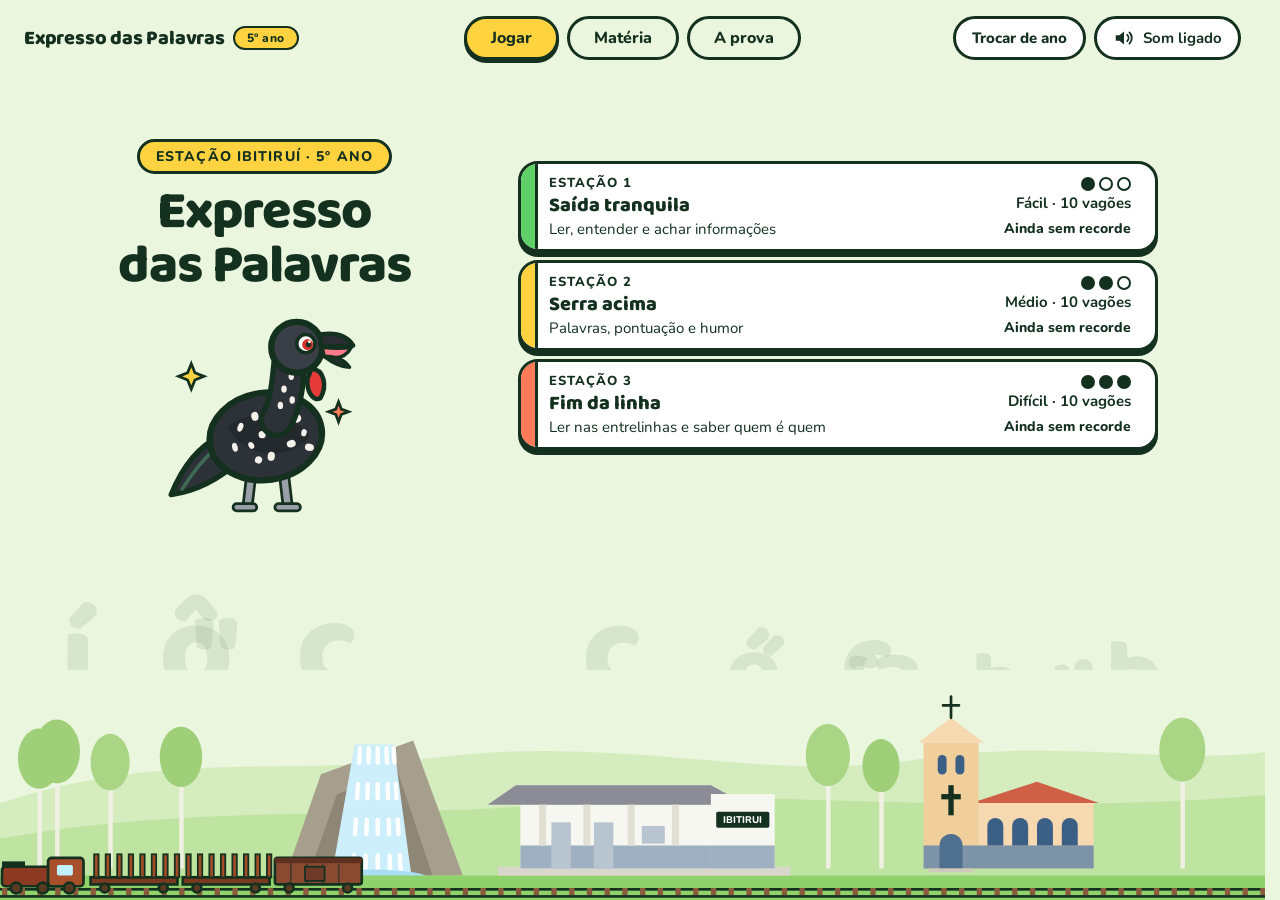
<file: 5ano.html>
<!doctype html>
<html lang="pt-BR">
<head>
<meta charset="utf-8">
<meta name="viewport" content="width=device-width, initial-scale=1">
<title>Expresso das Palavras · 5º ano</title>
<meta name="description" content="Quiz animado, resumo da matéria e guia da prova de Língua Portuguesa do 5º ano, inspirado em Ibitiruí.">
<link rel="icon" type="image/svg+xml" href="favicon.svg?v=45">
<meta name="theme-color" content="#eaf6dd">
<link rel="preconnect" href="https://fonts.googleapis.com">
<link rel="preconnect" href="https://fonts.gstatic.com" crossorigin>
<link href="https://fonts.googleapis.com/css2?family=Baloo+2:wght@700;800&family=Nunito:ital,wght@0,400;0,700;0,800;1,400&display=swap" rel="stylesheet">
<link rel="stylesheet" href="style.css?v=45">
<link rel="stylesheet" href="paginas.css?v=45">
</head>
<body>
<div class="fundo" id="fundo" aria-hidden="true"></div>

<div class="cenario" aria-hidden="true">
<svg viewBox="-600 0 2640 260" preserveAspectRatio="xMidYMax slice">
  <path d="M-600 120C-450 100 -300 140 -150 120C-60 108 -30 140 0 150C180 90 320 120 480 100C700 70 860 130 1040 100C1200 76 1340 110 1440 90C1600 70 1800 120 2040 100V260H-600Z" fill="#d5ecbf"/>
  <path d="M-600 170C-450 150 -300 190 -150 175C-60 165 -30 185 0 190C220 150 420 170 640 150C860 130 1100 170 1440 140C1600 125 1800 160 2040 150V260H-600Z" fill="#bfe3a0"/>
  <g>
    <rect x="60" y="92" width="5" height="130" fill="#f1f0e4"/><ellipse cx="62" cy="92" rx="26" ry="36" fill="#9fcf79"/>
    <rect x="120" y="104" width="5" height="120" fill="#f1f0e4"/><ellipse cx="122" cy="104" rx="22" ry="32" fill="#a9d584"/>
    <rect x="200" y="98" width="5" height="126" fill="#f1f0e4"/><ellipse cx="202" cy="98" rx="24" ry="34" fill="#9fcf79"/>
    <rect x="930" y="96" width="5" height="128" fill="#f1f0e4"/><ellipse cx="932" cy="96" rx="25" ry="35" fill="#a9d584"/>
    <rect x="990" y="108" width="5" height="116" fill="#f1f0e4"/><ellipse cx="992" cy="108" rx="21" ry="30" fill="#9fcf79"/>
    <rect x="1330" y="90" width="5" height="134" fill="#f1f0e4"/><ellipse cx="1332" cy="90" rx="26" ry="36" fill="#a9d584"/>
    <rect x="40" y="100" width="5" height="124" fill="#f1f0e4"/><ellipse cx="42" cy="100" rx="24" ry="34" fill="#9fcf79"/>

    <rect x="-560" y="98" width="5" height="124" fill="#f1f0e4"/><ellipse cx="-558" cy="98" rx="25" ry="33" fill="#9fcf79"/>
    <rect x="-480" y="108" width="5" height="116" fill="#f1f0e4"/><ellipse cx="-478" cy="108" rx="23" ry="33" fill="#a9d584"/>
    <rect x="-390" y="96" width="5" height="128" fill="#f1f0e4"/><ellipse cx="-388" cy="96" rx="23" ry="33" fill="#9fcf79"/>
    <rect x="-300" y="106" width="5" height="118" fill="#f1f0e4"/><ellipse cx="-298" cy="106" rx="23" ry="33" fill="#a9d584"/>
    <rect x="-205" y="92" width="5" height="132" fill="#f1f0e4"/><ellipse cx="-203" cy="92" rx="27" ry="35" fill="#9fcf79"/>
    <rect x="-110" y="104" width="5" height="120" fill="#f1f0e4"/><ellipse cx="-108" cy="104" rx="25" ry="33" fill="#a9d584"/>
    <rect x="1500" y="98" width="5" height="126" fill="#f1f0e4"/><ellipse cx="1502" cy="98" rx="23" ry="33" fill="#a9d584"/>
    <rect x="1585" y="108" width="5" height="116" fill="#f1f0e4"/><ellipse cx="1587" cy="108" rx="25" ry="35" fill="#9fcf79"/>
    <rect x="1670" y="94" width="5" height="130" fill="#f1f0e4"/><ellipse cx="1672" cy="94" rx="27" ry="33" fill="#a9d584"/>
    <rect x="1765" y="104" width="5" height="120" fill="#f1f0e4"/><ellipse cx="1767" cy="104" rx="25" ry="35" fill="#9fcf79"/>
    <rect x="1860" y="96" width="5" height="128" fill="#f1f0e4"/><ellipse cx="1862" cy="96" rx="23" ry="33" fill="#a9d584"/>
    <rect x="1955" y="108" width="5" height="116" fill="#f1f0e4"/><ellipse cx="1957" cy="108" rx="27" ry="35" fill="#9fcf79"/>
  </g>
  <g transform="translate(250 0) scale(1 1.12)" style="transform-origin:0 232px">
  <path d="M70 232L110 130L214 96L270 232Z" fill="#a79f8d"/>
  <path d="M96 232L128 150L196 126L236 232Z" fill="#8f8776"/>
  <path d="M148 100L192 100L212 232L122 232Z" fill="#cdeefb"/>
  <g class="agua"><line x1="154" y1="104" x2="146" y2="228"/><line x1="164" y1="104" x2="160" y2="228"/><line x1="174" y1="104" x2="174" y2="228"/><line x1="184" y1="104" x2="188" y2="228"/><line x1="192" y1="104" x2="200" y2="228"/></g>
  <ellipse cx="166" cy="234" rx="64" ry="8" fill="#a9def2"/>
  </g>
  <path d="M-600 232H2040V260H-600Z" fill="#8fd16a"/>
  <rect x="560" y="222" width="330" height="10" fill="#d9d6cb"/>
  <rect x="585" y="152" width="270" height="72" fill="#f7f7f2"/>
  <rect x="585" y="198" width="270" height="26" fill="#9fb0c1"/>
  <path d="M548 152L580 130H800L840 152Z" fill="#8c8c96"/>
  <rect x="800" y="140" width="72" height="84" fill="#f7f7f2"/>
  <rect x="800" y="198" width="72" height="26" fill="#9fb0c1"/>
  <rect x="606" y="152" width="8" height="46" fill="#e2dfd4"/><rect x="656" y="152" width="8" height="46" fill="#e2dfd4"/><rect x="706" y="152" width="8" height="46" fill="#e2dfd4"/><rect x="756" y="152" width="8" height="46" fill="#e2dfd4"/>
  <rect x="620" y="172" width="22" height="52" fill="#b8c4d0"/><rect x="668" y="172" width="22" height="52" fill="#b8c4d0"/><rect x="722" y="176" width="26" height="20" fill="#b8c4d0"/>
  <rect x="806" y="160" width="60" height="18" rx="2" fill="#14301f"/>
  <text x="836" y="173" text-anchor="middle" font-family="Baloo 2, sans-serif" font-weight="800" font-size="11" fill="#fff">IBITIRUI</text>
  <rect x="1100" y="150" width="132" height="74" fill="#f6d9b0"/>
  <path d="M1094 150L1168 126L1238 150Z" fill="#cf5f45"/>
  <rect x="1040" y="82" width="62" height="142" fill="#f1cf9d"/>
  <path d="M1034 82L1071 54L1108 82Z" fill="#f6d9b0"/>
  <path d="M1071 54V30M1062 40H1080" stroke="#14301f" stroke-width="3" stroke-linecap="round"/>
  <rect x="1056" y="96" width="10" height="22" rx="5" fill="#3c5f86"/><rect x="1076" y="96" width="10" height="22" rx="5" fill="#3c5f86"/>
  <rect x="1068" y="130" width="6" height="34" fill="#14301f"/><rect x="1060" y="140" width="22" height="6" fill="#14301f"/>
  <rect x="1040" y="198" width="192" height="26" fill="#7d93a8"/>
  <path d="M1112 198V176a9 9 0 0 1 18 0V198Z" fill="#3c5f86"/><path d="M1140 198V176a9 9 0 0 1 18 0V198Z" fill="#3c5f86"/><path d="M1168 198V176a9 9 0 0 1 18 0V198Z" fill="#3c5f86"/><path d="M1196 198V176a9 9 0 0 1 18 0V198Z" fill="#3c5f86"/>
  <path d="M1058 224V198a13 13 0 0 1 26 0V224Z" fill="#4f6f8f"/>
  <rect x="1046" y="224" width="50" height="4" fill="#cfcabc"/>
  <rect x="-600" y="246" width="2640" height="3" fill="#14301f"/>
  <rect x="-600" y="254" width="2640" height="3" fill="#14301f"/>
  <path d="M-600 250H2040" stroke="#8a5a3c" stroke-width="8" stroke-dasharray="6 14"/>
  <g class="trem-cena">
    <rect x="0" y="216" width="26" height="12" fill="#14301f"/>
    <rect x="0" y="222" width="72" height="22" rx="4" fill="#8c3b22" stroke="#14301f" stroke-width="3"/>
    <rect x="52" y="212" width="40" height="32" rx="4" fill="#a84f2c" stroke="#14301f" stroke-width="3"/>
    <rect x="62" y="220" width="18" height="12" rx="2" fill="#bff1ff"/>
    <rect x="100" y="234" width="98" height="8" fill="#7a3a1f" stroke="#14301f" stroke-width="3"/>
    <rect x="104" y="208" width="5" height="26" fill="#a24d28" stroke="#14301f" stroke-width="2"/>
    <rect x="117" y="208" width="5" height="26" fill="#a24d28" stroke="#14301f" stroke-width="2"/>
    <rect x="130" y="208" width="5" height="26" fill="#a24d28" stroke="#14301f" stroke-width="2"/>
    <rect x="143" y="208" width="5" height="26" fill="#a24d28" stroke="#14301f" stroke-width="2"/>
    <rect x="156" y="208" width="5" height="26" fill="#a24d28" stroke="#14301f" stroke-width="2"/>
    <rect x="169" y="208" width="5" height="26" fill="#a24d28" stroke="#14301f" stroke-width="2"/>
    <rect x="182" y="208" width="5" height="26" fill="#a24d28" stroke="#14301f" stroke-width="2"/>
    <rect x="195" y="208" width="5" height="26" fill="#a24d28" stroke="#14301f" stroke-width="2"/>
    <rect x="204" y="234" width="98" height="8" fill="#7a3a1f" stroke="#14301f" stroke-width="3"/>
    <rect x="208" y="208" width="5" height="26" fill="#a24d28" stroke="#14301f" stroke-width="2"/>
    <rect x="221" y="208" width="5" height="26" fill="#a24d28" stroke="#14301f" stroke-width="2"/>
    <rect x="234" y="208" width="5" height="26" fill="#a24d28" stroke="#14301f" stroke-width="2"/>
    <rect x="247" y="208" width="5" height="26" fill="#a24d28" stroke="#14301f" stroke-width="2"/>
    <rect x="260" y="208" width="5" height="26" fill="#a24d28" stroke="#14301f" stroke-width="2"/>
    <rect x="273" y="208" width="5" height="26" fill="#a24d28" stroke="#14301f" stroke-width="2"/>
    <rect x="286" y="208" width="5" height="26" fill="#a24d28" stroke="#14301f" stroke-width="2"/>
    <rect x="299" y="208" width="5" height="26" fill="#a24d28" stroke="#14301f" stroke-width="2"/>
    <rect x="308" y="212" width="98" height="30" rx="3" fill="#8a4a32" stroke="#14301f" stroke-width="3"/>
    <rect x="308" y="212" width="98" height="6" fill="#5f2f20"/>
    <path d="M326 218V242M344 218V242M362 218V242M380 218V242" stroke="#14301f" stroke-width="2" opacity=".55"/>
    <rect x="342" y="222" width="22" height="16" fill="#6f3a28" stroke="#14301f" stroke-width="2"/>
    <g fill="#5a3a22" stroke="#14301f" stroke-width="3"><circle cx="16" cy="246" r="6"/><circle cx="46" cy="246" r="6"/><circle cx="76" cy="246" r="6"/><circle cx="116" cy="246" r="5"/><circle cx="182" cy="246" r="5"/><circle cx="220" cy="246" r="5"/><circle cx="286" cy="246" r="5"/><circle cx="324" cy="246" r="5"/><circle cx="390" cy="246" r="5"/></g>
  </g>
</svg>
</div>
<canvas id="confete" aria-hidden="true"></canvas>
<div class="lightbox" id="lightbox" hidden role="dialog" aria-label="Imagem ampliada"><button type="button" class="lb-fechar" id="lb-fechar">Fechar</button><img id="lb-img" alt=""></div>

<header class="topo">
  <a class="marca" href="index.html">Expresso das Palavras <small class="ano">5º ano</small></a>
  <nav class="nav" aria-label="Seções">
    <button type="button" data-ir="inicio" aria-current="page">Jogar</button>
    <button type="button" data-ir="materia">Matéria</button>
    <button type="button" data-ir="prova">A prova</button>
  </nav>
  <div class="topo-dir">
    <a class="trocar-ano" href="index.html">Trocar de ano</a>
    <button class="som" id="btn-som" type="button" aria-pressed="false">
      <svg viewBox="0 0 24 24" width="22" height="22" aria-hidden="true"><path d="M3 9v6h4l5 4V5L7 9H3z" fill="currentColor"/><path class="ondas" d="M15.5 8.5a5 5 0 0 1 0 7M18 6a8.5 8.5 0 0 1 0 12" fill="none" stroke="currentColor" stroke-width="2" stroke-linecap="round"/><path class="corte" d="M4 4l16 16" stroke="currentColor" stroke-width="2.5" stroke-linecap="round"/></svg>
      <span id="som-txt">Som ligado</span>
    </button>
  </div>
</header>

<main>
  <!-- INÍCIO -->
  <section class="tela ativa" id="inicio" aria-labelledby="t-inicio">
    <div class="inicio-esq">
      <p class="etiqueta">Estação Ibitiruí · 5º ano</p>
      <h1 id="t-inicio">Expresso<br>das Palavras</h1>
      <div class="mascote-grande" data-mascote></div>
    </div>
    <div class="inicio-texto">
      <div class="estacoes" id="estacoes"></div>
      <p class="recorde" id="recorde" hidden></p>
    </div>
  </section>

  <!-- JOGO -->
  <section class="tela" id="jogo" aria-label="Jogo">
    <div class="placar" role="status" aria-live="polite">
      <div class="caso"><span id="caso-n">Pergunta 1 de 10</span><div class="trem-prog" id="trem-prog" aria-hidden="true"></div></div>
      <div class="chip"><small>Pontos</small><b id="pontos">0</b></div>
      <div class="chip combo" id="chip-combo"><small>Combo</small><b id="combo">x0</b></div>
    </div>

    <div class="palco">
      <div class="mascote-lateral" data-mascote id="mascote-jogo"></div>
      <article class="cartao leitura" id="leitura" hidden aria-labelledby="leitura-titulo">
        <p class="fonte" id="leitura-fonte"></p>
        <h2 class="leitura-titulo" id="leitura-titulo"></h2>
        <p class="leitura-autor" id="leitura-autor"></p>
        <div class="texto-lido" id="leitura-texto"></div>
        <p class="leitura-aviso" id="leitura-aviso">Leia com calma, sem limite de tempo. As 3 perguntas seguintes são sobre este texto e também não têm cronômetro. Você poderá reler o texto durante as perguntas.</p>
        <button class="btn-grande" id="btn-li" type="button">Li o texto, ver as perguntas</button>
      </article>
      <article class="cartao" id="cartao">
        <div class="tempo" aria-hidden="true"><i id="barra"></i><span id="tempo-txt">1:00</span></div>
        <p class="fonte" id="fonte"></p>
        <details class="reler" id="reler" hidden><summary>Reler o texto</summary><div class="texto-lido" id="reler-texto"></div></details>
        <button class="figura" id="figura" type="button" hidden aria-label="Ampliar a imagem"><img id="figura-img" alt=""></button>
        <blockquote class="trecho" id="trecho"></blockquote>
        <h2 class="pergunta" id="pergunta"></h2>
        <div class="alts" id="alts" role="group" aria-labelledby="pergunta"></div>
        <div class="retorno" id="retorno" hidden>
          <p class="retorno-titulo" id="retorno-titulo"></p>
          <p class="retorno-texto" id="retorno-texto"></p>
          <button class="btn-grande btn-prox" id="btn-prox" type="button">Próxima pergunta</button>
        </div>
      </article>
    </div>
  </section>

  <!-- FIM -->
  <section class="tela" id="fim" aria-labelledby="t-fim">
    <div class="mascote-grande" data-mascote id="mascote-fim"></div>
    <div class="fim-texto">
      <p class="etiqueta">Fim da linha</p>
      <h2 id="t-fim">Maquinista em Treino</h2>
      <p class="lead" id="fim-resumo"></p>
      <div class="numeros">
        <div class="chip"><small>Pontos</small><b id="fim-pontos">0</b></div>
        <div class="chip"><small>Acertos</small><b id="fim-acertos">0</b></div>
        <div class="chip"><small>Maior combo</small><b id="fim-combo">0</b></div>
      </div>
      <div class="revise" id="revise" hidden>
        <h3>Pra revisar</h3>
        <ul id="revise-lista"></ul>
        <button class="btn-mini" type="button" data-ir="materia">Abrir a matéria</button>
      </div>
      <div class="acoes-fim">
        <button class="btn-grande" id="btn-again" type="button">Jogar de novo</button>
        <button class="btn-sec" id="btn-outra" type="button" hidden>Ir para a Estação 2</button>
      </div>
    </div>
  </section>

  <!-- MATÉRIA -->
  <section class="tela pagina" id="materia" aria-labelledby="t-materia">
    <p class="etiqueta">Matéria</p>
    <h2 id="t-materia" class="tit-pag">O que a prova do 5º ano pergunta, em linguagem de gente</h2>
    <p class="lead">São 13 temas que aparecem sempre. Abra um por vez, leia o resumo, veja o exemplo e treine no quiz.</p>

    <div class="topicos">

      <details class="topico" name="mat">
        <summary><span class="num">1</span><span class="tt">O assunto do texto</span><span class="cod">D028</span></summary>
        <div class="corpo">
          <p class="resumo">O <strong>assunto</strong> é aquilo de que o texto fala, dito em poucas palavras. Não é um detalhe: é a ideia que aparece do começo ao fim.</p>
          <div class="caixa como"><h4>Como cai na prova</h4><p>"Qual é o assunto desse texto?", "O assunto desse texto é".</p></div>
          <div class="caixa exemplo"><h4>Exemplo</h4><p>Um texto conta que a Oficina Artística de Flores ensina a fazer rosas de fita e lírios de origami. O assunto é a Oficina Artística de Flores. O Dia da Mulher só aparece no começo.</p></div>
          <div class="caixa dica"><h4>Truque</h4><p>Pergunte: de que o texto fala o tempo todo? Desconfie da alternativa que mostra só um pedacinho do texto.</p></div>
          <button class="btn-mini treinar" type="button" data-cod="D028_P">Treinar este tema</button>
        </div>
      </details>

      <details class="topico" name="mat">
        <summary><span class="num">2</span><span class="tt">Achar a informação no texto</span><span class="cod">D021</span></summary>
        <div class="corpo">
          <p class="resumo">Algumas respostas estão <strong>escritas no texto</strong>. É só procurar e conferir, sem inventar nada.</p>
          <div class="caixa como"><h4>Como cai na prova</h4><p>"De acordo com o texto", "Segundo o texto".</p></div>
          <div class="caixa exemplo"><h4>Exemplo</h4><p>No texto sobre dom Pedro II está escrito: "nasceu em 2 de dezembro de 1825". A pergunta quer o dia, então a resposta é 2.</p></div>
          <div class="caixa dica"><h4>Truque</h4><p>Volte ao texto e procure a palavra que a pergunta usa, como um nome ou uma data. A resposta fica perto dela.</p></div>
        </div>
      </details>

      <details class="topico" name="mat">
        <summary><span class="num">3</span><span class="tt">O que a palavra quer dizer</span><span class="cod">D022</span></summary>
        <div class="corpo">
          <p class="resumo">Uma palavra pode mudar de sentido conforme a frase. Para descobrir, leia a frase toda e use as <strong>pistas ao redor</strong>.</p>
          <div class="caixa como"><h4>Como cai na prova</h4><p>"Nesse trecho, a palavra destacada significa".</p></div>
          <div class="caixa exemplo"><h4>Exemplo</h4><p>Em "a tartaruga <strong>resolveu</strong> tomar um banho", resolveu quer dizer decidiu. Em "estes bombons vão <strong>arrasar</strong>", arrasar quer dizer fazer sucesso.</p></div>
          <div class="caixa dica"><h4>Truque</h4><p>Troque a palavra pela alternativa e releia a frase. Se continuar fazendo sentido, achou.</p></div>
          <button class="btn-mini treinar" type="button" data-cod="D022_P">Treinar este tema</button>
        </div>
      </details>

      <details class="topico" name="mat">
        <summary><span class="num">4</span><span class="tt">Quem é quem no texto</span><span class="cod">D037</span></summary>
        <div class="corpo">
          <p class="resumo">Para não repetir nomes, o texto usa palavrinhas como <strong>ele, ela, o, a, eles</strong>. Descobrir de quem elas falam é seguir a pista para trás.</p>
          <div class="caixa como"><h4>Como cai na prova</h4><p>"A palavra destacada substitui", "O termo em destaque refere-se a".</p></div>
          <div class="caixa exemplo"><h4>Exemplo</h4><p>Em "uma menina encontra uma fotografia da bisavó e começa a conversar com <strong>ela</strong>", o "ela" é a bisavó. Em "meu gato gosta de passear. <strong>Ele</strong> nasceu com alma de cachorro", o "ele" é o gato.</p></div>
          <div class="caixa dica"><h4>Truque</h4><p>Troque a palavrinha pela alternativa e leia de novo. Quase sempre o certo é o último nome que apareceu.</p></div>
        </div>
      </details>

      <details class="topico" name="mat">
        <summary><span class="num">5</span><span class="tt">Pontuação que fala</span><span class="cod">D025</span></summary>
        <div class="corpo">
          <p class="resumo">Os sinais mostram a emoção de quem fala. A <strong>exclamação</strong> pode mostrar alegria, animação ou espanto. As <strong>aspas</strong> mostram a fala de alguém.
          <dl class="lista-def">
            <dt>!</dt><dd>alegria, animação, espanto, surpresa.</dd>
            <dt>?</dt><dd>pergunta ou dúvida.</dd>
            <dt>...</dt><dd>suspense ou ideia que fica no ar.</dd>
            <dt>" "</dt><dd>a fala de alguém.</dd>
          </dl></p>
          <div class="caixa como"><h4>Como cai na prova</h4><p>"O ponto de exclamação foi utilizado para indicar", "As aspas foram utilizadas para".</p></div>
          <div class="caixa exemplo"><h4>Exemplo</h4><p>Em "Ótimo! Parabéns!", os pontos de exclamação reforçam a alegria da mãe. Em "Eu acho melhor morar na roça", dentro de aspas, vemos a fala do menino.</p></div>
          <div class="caixa dica"><h4>Truque</h4><p>Leia a frase em voz alta, com a entonação do sinal. A emoção aparece sozinha.</p></div>
          <button class="btn-mini treinar" type="button" data-cod="D025_P">Treinar este tema</button>
        </div>
      </details>

      <details class="topico" name="mat">
        <summary><span class="num">6</span><span class="tt">Para que serve o texto</span><span class="cod">D016 e D017</span></summary>
        <div class="corpo">
          <p class="resumo">Cada texto existe para alguma coisa. Pense: quem escreveu, para quem e para quê.
          <dl class="lista-def">
            <dt>Notícia</dt><dd>contar um fato, informar.</dd>
            <dt>Instruções e receita</dt><dd>ensinar a fazer algo.</dd>
            <dt>Cartaz de orientação</dt><dd>dar um conselho ou uma orientação.</dd>
            <dt>Conto e fábula</dt><dd>contar uma história.</dd>
            <dt>Piada e tirinha</dt><dd>divertir.</dd>
            <dt>Poema</dt><dd>mostrar sentimentos com palavras bonitas.</dd>
          </dl></p>
          <div class="caixa como"><h4>Como cai na prova</h4><p>"O objetivo desse texto é", "Esse texto foi escrito para", "Esse texto é".</p></div>
          <div class="caixa exemplo"><h4>Exemplo</h4><p>O texto "Passa anel" lista materiais e passos numerados: serve para ensinar uma brincadeira. O texto sobre ovos de Páscoa no zoológico conta o que aconteceu em dois dias: é uma notícia.</p></div>
          <div class="caixa dica"><h4>Truque</h4><p>Se tem passos numerados, é para ensinar. Se conta um fato recente, é notícia. Se termina com uma lição, é fábula.</p></div>
          <button class="btn-mini treinar" type="button" data-cod="D016_P">Treinar este tema</button>
        </div>
      </details>

      <details class="topico" name="mat">
        <summary><span class="num">7</span><span class="tt">Rir com o texto</span><span class="cod">D024</span></summary>
        <div class="corpo">
          <p class="resumo">O humor aparece quando algo <strong>sai do esperado</strong>: uma resposta engraçada, uma confusão ou um exagero. Para achar a graça, descubra onde está a surpresa.</p>
          <div class="caixa como"><h4>Como cai na prova</h4><p>"O que torna esse texto engraçado é", "O humor desse texto está no fato de".</p></div>
          <div class="caixa exemplo"><h4>Exemplo</h4><p>Na piada da mãe e do filho, o menino diz que na escola só fazem contas com maçãs e laranjas. A graça está na explicação dele. Na tirinha do Snoopy, a graça é ele comer os sete biscoitos da semana de uma vez.</p></div>
          <div class="caixa dica"><h4>Truque</h4><p>Procure a frase ou a cena que quebra o que você esperava. É ali que está a graça.</p></div>
          <button class="btn-mini treinar" type="button" data-cod="D024_P">Treinar este tema</button>
        </div>
      </details>

      <details class="topico" name="mat">
        <summary><span class="num">8</span><span class="tt">Ler nas entrelinhas</span><span class="cod">D023</span></summary>
        <div class="corpo">
          <p class="resumo">Nem tudo está escrito. Às vezes o texto só dá <strong>pistas</strong>, e você descobre o resto pensando. Isso se chama inferir.</p>
          <div class="caixa como"><h4>Como cai na prova</h4><p>"Entende-se desse texto que", "De acordo com esse texto, o eu lírico".</p></div>
          <div class="caixa exemplo"><h4>Exemplo</h4><p>No texto "O garoto invisível", a mãe berra "Chega!" e diz que vão mudar de cidade, depois de todos falarem ao mesmo tempo. Dá para entender que ela ficou irritada com a bagunça.</p></div>
          <div class="caixa dica"><h4>Truque</h4><p>A resposta precisa ter apoio no texto. Se você precisou inventar, não é essa.</p></div>
          <button class="btn-mini treinar" type="button" data-cod="D023_P">Treinar este tema</button>
        </div>
      </details>

      <details class="topico" name="mat">
        <summary><span class="num">9</span><span class="tt">Começo, meio e fim</span><span class="cod">D030</span></summary>
        <div class="corpo">
          <p class="resumo">Toda história tem <strong>personagens</strong>, um <strong>problema</strong> e um <strong>final</strong>. Saber onde cada parte está ajuda a responder.</p>
          <div class="caixa como"><h4>Como cai na prova</h4><p>"Essa história termina quando", "O problema da história é".</p></div>
          <div class="caixa exemplo"><h4>Exemplo</h4><p>Na história da tartaruga, o problema é que o caracol pegou o casco dela. A história termina quando a tartaruga ajuda o caracol a encontrar uma nova casinha.</p></div>
          <div class="caixa dica"><h4>Truque</h4><p>Para o final, olhe a última parte. Para o problema, procure o momento em que alguém fica furioso ou triste.</p></div>
        </div>
      </details>

      <details class="topico" name="mat">
        <summary><span class="num">10</span><span class="tt">Fato ou opinião</span><span class="cod">D038</span></summary>
        <div class="corpo">
          <p class="resumo"><strong>Fato</strong> é o que aconteceu de verdade. <strong>Opinião</strong> é o que alguém pensa ou acha.</p>
          <div class="caixa como"><h4>Como cai na prova</h4><p>"O trecho que mostra uma opinião é".</p></div>
          <div class="caixa exemplo"><h4>Exemplo</h4><p>Na fábula, "O Gato deu um salto e subiu na árvore" é um fato. Já "Acho que você se acha muito esperto" é uma opinião, porque começa com "acho".</p></div>
          <div class="caixa dica"><h4>Truque</h4><p>Palavras como "acho", "parece", "melhor" e "lindo" costumam indicar opinião.</p></div>
        </div>
      </details>

      <details class="topico" name="mat">
        <summary><span class="num">11</span><span class="tt">Palavrinhas que ligam ideias</span><span class="cod">D039</span></summary>
        <div class="corpo">
          <p class="resumo">Palavras como <strong>quando, porque, onde e como</strong> ligam as partes da frase e dizem o que cada uma significa.
          <dl class="lista-def">
            <dt>quando, depois</dt><dd>tempo.</dd>
            <dt>porque, pois</dt><dd>causa, o motivo.</dd>
            <dt>onde, aqui</dt><dd>lugar.</dd>
            <dt>como, assim</dt><dd>modo, a maneira.</dd>
          </dl></p>
          <div class="caixa como"><h4>Como cai na prova</h4><p>"A expressão destacada foi usada para", "A palavra destacada indica".</p></div>
          <div class="caixa exemplo"><h4>Exemplo</h4><p>Em "o ratinho estava passeando, <strong>quando</strong> ouviu o cachorro latindo", o "quando" marca o momento em que algo aconteceu: tempo.</p></div>
          <div class="caixa dica"><h4>Truque</h4><p>Troque a palavra por "na hora em que" (tempo), "por causa disso" (causa) ou "no lugar em que" (lugar) e veja qual encaixa.</p></div>
        </div>
      </details>

      <details class="topico" name="mat">
        <summary><span class="num">12</span><span class="tt">Jeito de falar</span><span class="cod">D103</span></summary>
        <div class="corpo">
          <p class="resumo">A gente fala de um jeito com os amigos e de outro numa reunião. A linguagem <strong>informal</strong> é a do dia a dia. A <strong>formal</strong> é a mais cuidadosa.
          <dl class="lista-def">
            <dt>Informal</dt><dd>pra, tá, manhê, chororô: palavras do dia a dia.</dd>
            <dt>Formal</dt><dd>palavras completas, sem gírias, como numa carta oficial.</dd>
          </dl></p>
          <div class="caixa como"><h4>Como cai na prova</h4><p>"Foi utilizada a linguagem", "A palavra destacada é comum".</p></div>
          <div class="caixa exemplo"><h4>Exemplo</h4><p>"Vamos levar pro salão!" é linguagem informal, porque usa "pro" no lugar de "para o". A palavra "chororô" é comum nas conversas do dia a dia.</p></div>
          <div class="caixa dica"><h4>Truque</h4><p>Imagine a frase dita entre amigos. Se soa natural, é informal.</p></div>
          <button class="btn-mini treinar" type="button" data-cod="D103_P">Treinar este tema</button>
        </div>
      </details>

      <details class="topico" name="mat">
        <summary><span class="num">13</span><span class="tt">Ler com imagens e comparar textos</span><span class="cod">D057 e D019</span></summary>
        <div class="corpo">
          <p class="resumo">Tirinhas, cartazes e fotos também são textos. Olhe a imagem <strong>e</strong> as falas juntas. Quando dois textos falam do mesmo assunto, veja o que eles têm em comum.</p>
          <div class="caixa como"><h4>Como cai na prova</h4><p>"De acordo com esse texto, a andorinha é", "Esses textos apresentam em comum".</p></div>
          <div class="caixa exemplo"><h4>Exemplo</h4><p>Na tirinha da andorinha Lola, ela pergunta muita coisa sobre os bebês: é curiosa. O poema e o cartaz sobre abraços têm em comum as vantagens de um abraço.</p></div>
          <div class="caixa dica"><h4>Truque</h4><p>Primeiro olhe a imagem, depois leia as falas. Para comparar, responda: do que os dois falam?</p></div>
        </div>
      </details>

    </div>
    <div class="fecho"><button class="btn-grande" type="button" data-ir="inicio">Ir para o quiz</button></div>
  </section>

  <!-- A PROVA -->
  <section class="tela pagina" id="prova" aria-labelledby="t-prova">
    <p class="etiqueta">A prova</p>
    <h2 id="t-prova" class="tit-pag">Como funciona a prova do 5º ano, passo a passo</h2>
    <p class="lead">Saber a matéria é metade do caminho. A outra metade é entender como a pergunta é montada.</p>

    <div class="bloco">
      <h3>O que é</h3>
      <div class="texto-branco">
      <p>O <strong>Saeb</strong> (Sistema de Avaliação da Educação Básica) é a avaliação nacional. O <strong>Paebes</strong> (Programa de Avaliação da Educação Básica do Espírito Santo) é a avaliação do estado, ligada ao Saeb. Ela acompanha a aprendizagem dos estudantes e ajuda a melhorar o ensino.</p>
      <p>As questões do Paebes são elaboradas pelo CAEd, da Universidade Federal de Juiz de Fora, e seguem as mesmas habilidades do Saeb. As questões deste jogo são do 5º ano, da Coletânea de Itens Paebes 2024.</p>
      </div>
    </div>

    <div class="bloco">
      <h3>Como é uma pergunta</h3>
      <div class="anatomia" aria-label="Exemplo de questão com as partes indicadas">
        <div class="parte"><span class="rotulo">1. Texto</span><p class="amostra">"Dom Pedro II nasceu em 2 de dezembro de 1825 no Rio de Janeiro."</p><small>Vem com a fonte. Em textos longos, as linhas são numeradas para você achar o trecho.</small></div>
        <div class="parte"><span class="rotulo">2. Pergunta</span><p class="amostra">De acordo com esse texto, dom Pedro II nasceu no dia</p><small>É o que você precisa responder. Sublinhe a palavra que diz o que ela quer.</small></div>
        <div class="parte"><span class="rotulo">3. Alternativas</span><p class="amostra">A) 2. B) 5. C) 10. D) 14.</p><small>São sempre quatro, de A a D, e só uma está certa.</small></div>
        <div class="parte"><span class="rotulo">4. Habilidade</span><p class="amostra">D021: localizar informações explícitas em um texto.</p><small>Cada pergunta testa uma habilidade. Você não vê o código na prova, mas ele guia a pergunta.</small></div>
      </div>
    </div>

    <div class="bloco">
      <h3>Passo a passo na hora H</h3>
      <ol class="passos">
        <li><strong>Leia o texto até o fim.</strong> Sem pressa na primeira leitura. Olhe o título, a fonte e as imagens.</li>
        <li><strong>Leia a pergunta duas vezes.</strong> Sublinhe o que ela pede: assunto, significado, quem, por quê.</li>
        <li><strong>Volte ao trecho.</strong> Se a pergunta mostra uma frase, releia em volta dela.</li>
        <li><strong>Risque as alternativas erradas.</strong> Quase sempre duas saem rápido. Compare as duas que sobraram.</li>
        <li><strong>Confira e marque.</strong> Não deixe pergunta em branco.</li>
      </ol>
    </div>

    <div class="bloco">
      <h3>Armadilhas mais comuns</h3>
      <ul class="armadilhas">
        <li><strong>Verdade que não responde.</strong> A alternativa está certa em relação ao texto, mas não responde ao que foi perguntado.</li>
        <li><strong>Detalhe no lugar do assunto.</strong> O assunto vale para o texto todo, e não para uma frase.</li>
        <li><strong>Alternativas parecidas.</strong> Compare palavra por palavra: a diferença está num detalhe.</li>
        <li><strong>Inventar demais.</strong> A resposta tem apoio no texto, e não na sua imaginação.</li>
      </ul>
    </div>

    <div class="bloco">
      <h3>Palavras da pergunta e o que elas pedem</h3>
      <div class="tabela-rol" role="region" aria-label="Palavras da pergunta" tabindex="0">
        <table class="tabela">
          <thead><tr><th>Se a pergunta diz</th><th>Ela quer</th></tr></thead>
          <tbody>
            <tr><td>"O assunto" ou "o tema"</td><td>a ideia principal do texto inteiro</td></tr>
            <tr><td>"O objetivo" ou "foi escrito para"</td><td>para que serve: informar, ensinar, divertir, orientar</td></tr>
            <tr><td>"Significa"</td><td>o sentido da palavra naquela frase</td></tr>
            <tr><td>"Substitui" ou "refere-se a"</td><td>de quem ou do que a palavrinha está falando</td></tr>
            <tr><td>"O que torna engraçado"</td><td>o ponto da surpresa na piada ou na tirinha</td></tr>
            <tr><td>"Entende-se"</td><td>o que o texto deixa entender sem escrever</td></tr>
            <tr><td>"Em comum"</td><td>o que os dois textos compartilham</td></tr>
          </tbody>
        </table>
      </div>
    </div>

    <div class="bloco">
      <h3>As habilidades do 5º ano, por família</h3>
      <p>O Paebes usa códigos como D037_P. Aqui estão as habilidades que aparecem nas perguntas do 5º ano.</p>
      <div class="familias">
        <div class="familia f1"><h4>Localizar e entender</h4><ul>
          <li>D015: compreender frases ou partes que compõem um texto</li>
          <li>D021: localizar informações explícitas</li>
          <li>D023: inferir informação implícita</li>
          <li>D022: inferir o sentido de uma palavra ou expressão</li>
          <li>D028: identificar o tema</li>
          <li>D057: interpretar texto com material gráfico</li></ul></div>
        <div class="familia f2"><h4>Gêneros e comparação</h4><ul>
          <li>D016: identificar a finalidade de textos</li>
          <li>D017: identificar o gênero</li>
          <li>D019: comparar formas de tratar uma informação</li></ul></div>
        <div class="familia f3"><h4>Fato e opinião</h4><ul>
          <li>D038: distinguir fato de opinião</li></ul></div>
        <div class="familia f4"><h4>Língua e pontuação</h4><ul>
          <li>D037: repetições e substituições que dão continuidade</li>
          <li>D039: relações lógico-discursivas</li>
          <li>D025: efeito da pontuação e de outras notações</li>
          <li>D103: marcas linguísticas de quem fala e de quem ouve</li></ul></div>
        <div class="familia f5"><h4>Histórias e humor</h4><ul>
          <li>D030: conflito e elementos da narrativa</li>
          <li>D024: efeitos de ironia ou humor</li></ul></div>
      </div>
    </div>

    <p class="credito texto-branco">Fonte: Coletânea de Itens Paebes 2024, 5º ano (Secretaria de Estado da Educação do Espírito Santo, com itens do CAEd/UFJF).</p>
    <div class="fecho"><button class="btn-grande" type="button" data-ir="inicio">Treinar no quiz</button></div>
  </section>
</main>


<script src="questoes5.js?v=45"></script>
<script src="mascote.js?v=45"></script>
<script src="app.js?v=45"></script>
</body>
</html>
</file>
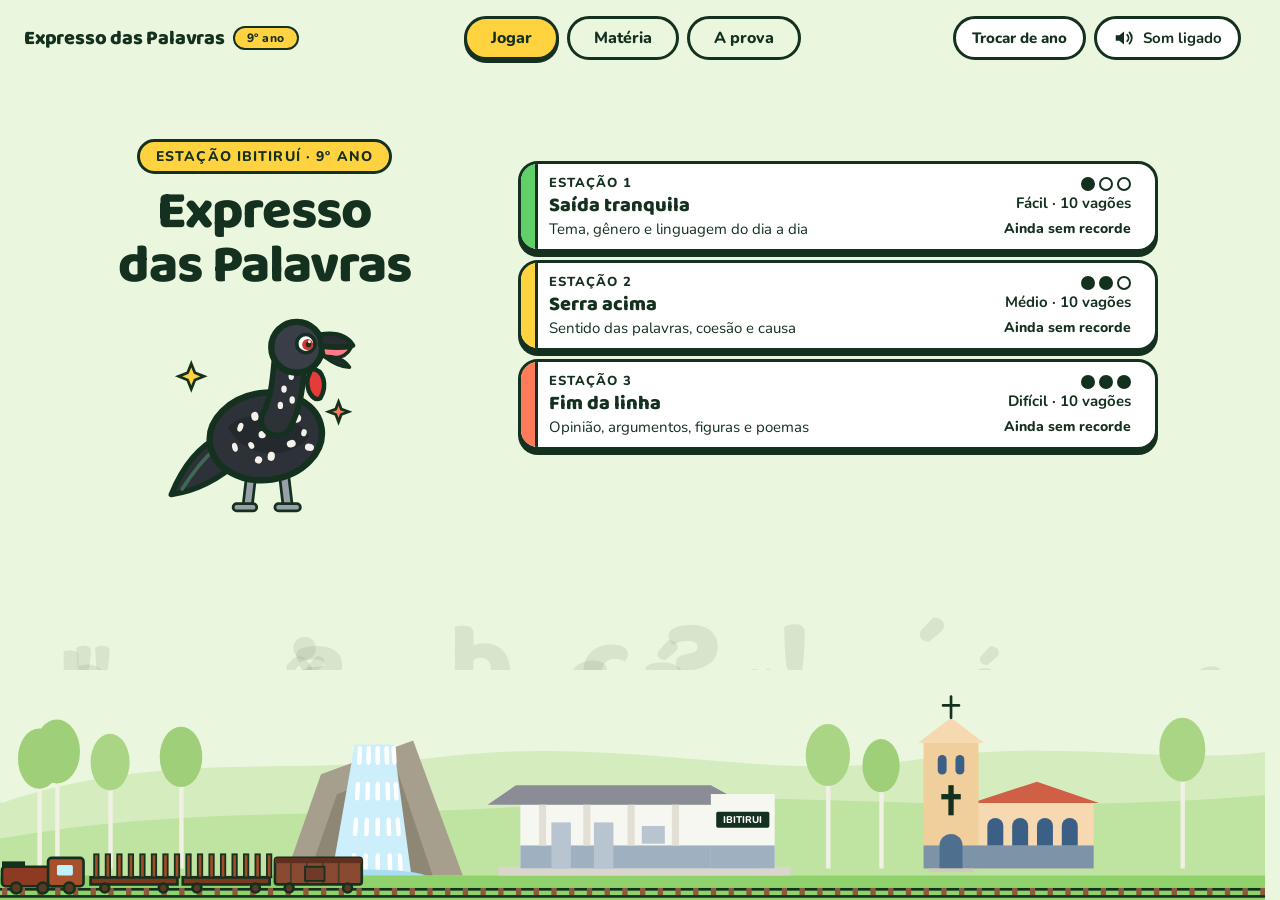
<file: 9ano.html>
<!doctype html>
<html lang="pt-BR">
<head>
<meta charset="utf-8">
<meta name="viewport" content="width=device-width, initial-scale=1">
<title>Expresso das Palavras · 9º ano</title>
<meta name="description" content="Quiz animado, resumo da matéria e guia da prova de Língua Portuguesa do 9º ano, inspirado em Ibitiruí.">
<link rel="icon" type="image/svg+xml" href="favicon.svg?v=45">
<meta name="theme-color" content="#eaf6dd">
<link rel="preconnect" href="https://fonts.googleapis.com">
<link rel="preconnect" href="https://fonts.gstatic.com" crossorigin>
<link href="https://fonts.googleapis.com/css2?family=Baloo+2:wght@700;800&family=Nunito:ital,wght@0,400;0,700;0,800;1,400&display=swap" rel="stylesheet">
<link rel="stylesheet" href="style.css?v=45">
<link rel="stylesheet" href="paginas.css?v=45">
</head>
<body>
<div class="fundo" id="fundo" aria-hidden="true"></div>

<div class="cenario" aria-hidden="true">
<svg viewBox="-600 0 2640 260" preserveAspectRatio="xMidYMax slice">
  <path d="M-600 120C-450 100 -300 140 -150 120C-60 108 -30 140 0 150C180 90 320 120 480 100C700 70 860 130 1040 100C1200 76 1340 110 1440 90C1600 70 1800 120 2040 100V260H-600Z" fill="#d5ecbf"/>
  <path d="M-600 170C-450 150 -300 190 -150 175C-60 165 -30 185 0 190C220 150 420 170 640 150C860 130 1100 170 1440 140C1600 125 1800 160 2040 150V260H-600Z" fill="#bfe3a0"/>
  <g>
    <rect x="60" y="92" width="5" height="130" fill="#f1f0e4"/><ellipse cx="62" cy="92" rx="26" ry="36" fill="#9fcf79"/>
    <rect x="120" y="104" width="5" height="120" fill="#f1f0e4"/><ellipse cx="122" cy="104" rx="22" ry="32" fill="#a9d584"/>
    <rect x="200" y="98" width="5" height="126" fill="#f1f0e4"/><ellipse cx="202" cy="98" rx="24" ry="34" fill="#9fcf79"/>
    <rect x="930" y="96" width="5" height="128" fill="#f1f0e4"/><ellipse cx="932" cy="96" rx="25" ry="35" fill="#a9d584"/>
    <rect x="990" y="108" width="5" height="116" fill="#f1f0e4"/><ellipse cx="992" cy="108" rx="21" ry="30" fill="#9fcf79"/>
    <rect x="1330" y="90" width="5" height="134" fill="#f1f0e4"/><ellipse cx="1332" cy="90" rx="26" ry="36" fill="#a9d584"/>
    <rect x="40" y="100" width="5" height="124" fill="#f1f0e4"/><ellipse cx="42" cy="100" rx="24" ry="34" fill="#9fcf79"/>

    <rect x="-560" y="98" width="5" height="124" fill="#f1f0e4"/><ellipse cx="-558" cy="98" rx="25" ry="33" fill="#9fcf79"/>
    <rect x="-480" y="108" width="5" height="116" fill="#f1f0e4"/><ellipse cx="-478" cy="108" rx="23" ry="33" fill="#a9d584"/>
    <rect x="-390" y="96" width="5" height="128" fill="#f1f0e4"/><ellipse cx="-388" cy="96" rx="23" ry="33" fill="#9fcf79"/>
    <rect x="-300" y="106" width="5" height="118" fill="#f1f0e4"/><ellipse cx="-298" cy="106" rx="23" ry="33" fill="#a9d584"/>
    <rect x="-205" y="92" width="5" height="132" fill="#f1f0e4"/><ellipse cx="-203" cy="92" rx="27" ry="35" fill="#9fcf79"/>
    <rect x="-110" y="104" width="5" height="120" fill="#f1f0e4"/><ellipse cx="-108" cy="104" rx="25" ry="33" fill="#a9d584"/>
    <rect x="1500" y="98" width="5" height="126" fill="#f1f0e4"/><ellipse cx="1502" cy="98" rx="23" ry="33" fill="#a9d584"/>
    <rect x="1585" y="108" width="5" height="116" fill="#f1f0e4"/><ellipse cx="1587" cy="108" rx="25" ry="35" fill="#9fcf79"/>
    <rect x="1670" y="94" width="5" height="130" fill="#f1f0e4"/><ellipse cx="1672" cy="94" rx="27" ry="33" fill="#a9d584"/>
    <rect x="1765" y="104" width="5" height="120" fill="#f1f0e4"/><ellipse cx="1767" cy="104" rx="25" ry="35" fill="#9fcf79"/>
    <rect x="1860" y="96" width="5" height="128" fill="#f1f0e4"/><ellipse cx="1862" cy="96" rx="23" ry="33" fill="#a9d584"/>
    <rect x="1955" y="108" width="5" height="116" fill="#f1f0e4"/><ellipse cx="1957" cy="108" rx="27" ry="35" fill="#9fcf79"/>
  </g>
  <g transform="translate(250 0) scale(1 1.12)" style="transform-origin:0 232px">
  <path d="M70 232L110 130L214 96L270 232Z" fill="#a79f8d"/>
  <path d="M96 232L128 150L196 126L236 232Z" fill="#8f8776"/>
  <path d="M148 100L192 100L212 232L122 232Z" fill="#cdeefb"/>
  <g class="agua"><line x1="154" y1="104" x2="146" y2="228"/><line x1="164" y1="104" x2="160" y2="228"/><line x1="174" y1="104" x2="174" y2="228"/><line x1="184" y1="104" x2="188" y2="228"/><line x1="192" y1="104" x2="200" y2="228"/></g>
  <ellipse cx="166" cy="234" rx="64" ry="8" fill="#a9def2"/>
  </g>
  <path d="M-600 232H2040V260H-600Z" fill="#8fd16a"/>
  <rect x="560" y="222" width="330" height="10" fill="#d9d6cb"/>
  <rect x="585" y="152" width="270" height="72" fill="#f7f7f2"/>
  <rect x="585" y="198" width="270" height="26" fill="#9fb0c1"/>
  <path d="M548 152L580 130H800L840 152Z" fill="#8c8c96"/>
  <rect x="800" y="140" width="72" height="84" fill="#f7f7f2"/>
  <rect x="800" y="198" width="72" height="26" fill="#9fb0c1"/>
  <rect x="606" y="152" width="8" height="46" fill="#e2dfd4"/><rect x="656" y="152" width="8" height="46" fill="#e2dfd4"/><rect x="706" y="152" width="8" height="46" fill="#e2dfd4"/><rect x="756" y="152" width="8" height="46" fill="#e2dfd4"/>
  <rect x="620" y="172" width="22" height="52" fill="#b8c4d0"/><rect x="668" y="172" width="22" height="52" fill="#b8c4d0"/><rect x="722" y="176" width="26" height="20" fill="#b8c4d0"/>
  <rect x="806" y="160" width="60" height="18" rx="2" fill="#14301f"/>
  <text x="836" y="173" text-anchor="middle" font-family="Baloo 2, sans-serif" font-weight="800" font-size="11" fill="#fff">IBITIRUI</text>
  <rect x="1100" y="150" width="132" height="74" fill="#f6d9b0"/>
  <path d="M1094 150L1168 126L1238 150Z" fill="#cf5f45"/>
  <rect x="1040" y="82" width="62" height="142" fill="#f1cf9d"/>
  <path d="M1034 82L1071 54L1108 82Z" fill="#f6d9b0"/>
  <path d="M1071 54V30M1062 40H1080" stroke="#14301f" stroke-width="3" stroke-linecap="round"/>
  <rect x="1056" y="96" width="10" height="22" rx="5" fill="#3c5f86"/><rect x="1076" y="96" width="10" height="22" rx="5" fill="#3c5f86"/>
  <rect x="1068" y="130" width="6" height="34" fill="#14301f"/><rect x="1060" y="140" width="22" height="6" fill="#14301f"/>
  <rect x="1040" y="198" width="192" height="26" fill="#7d93a8"/>
  <path d="M1112 198V176a9 9 0 0 1 18 0V198Z" fill="#3c5f86"/><path d="M1140 198V176a9 9 0 0 1 18 0V198Z" fill="#3c5f86"/><path d="M1168 198V176a9 9 0 0 1 18 0V198Z" fill="#3c5f86"/><path d="M1196 198V176a9 9 0 0 1 18 0V198Z" fill="#3c5f86"/>
  <path d="M1058 224V198a13 13 0 0 1 26 0V224Z" fill="#4f6f8f"/>
  <rect x="1046" y="224" width="50" height="4" fill="#cfcabc"/>
  <rect x="-600" y="246" width="2640" height="3" fill="#14301f"/>
  <rect x="-600" y="254" width="2640" height="3" fill="#14301f"/>
  <path d="M-600 250H2040" stroke="#8a5a3c" stroke-width="8" stroke-dasharray="6 14"/>
  <g class="trem-cena">
    <rect x="0" y="216" width="26" height="12" fill="#14301f"/>
    <rect x="0" y="222" width="72" height="22" rx="4" fill="#8c3b22" stroke="#14301f" stroke-width="3"/>
    <rect x="52" y="212" width="40" height="32" rx="4" fill="#a84f2c" stroke="#14301f" stroke-width="3"/>
    <rect x="62" y="220" width="18" height="12" rx="2" fill="#bff1ff"/>
    <rect x="100" y="234" width="98" height="8" fill="#7a3a1f" stroke="#14301f" stroke-width="3"/>
    <rect x="104" y="208" width="5" height="26" fill="#a24d28" stroke="#14301f" stroke-width="2"/>
    <rect x="117" y="208" width="5" height="26" fill="#a24d28" stroke="#14301f" stroke-width="2"/>
    <rect x="130" y="208" width="5" height="26" fill="#a24d28" stroke="#14301f" stroke-width="2"/>
    <rect x="143" y="208" width="5" height="26" fill="#a24d28" stroke="#14301f" stroke-width="2"/>
    <rect x="156" y="208" width="5" height="26" fill="#a24d28" stroke="#14301f" stroke-width="2"/>
    <rect x="169" y="208" width="5" height="26" fill="#a24d28" stroke="#14301f" stroke-width="2"/>
    <rect x="182" y="208" width="5" height="26" fill="#a24d28" stroke="#14301f" stroke-width="2"/>
    <rect x="195" y="208" width="5" height="26" fill="#a24d28" stroke="#14301f" stroke-width="2"/>
    <rect x="204" y="234" width="98" height="8" fill="#7a3a1f" stroke="#14301f" stroke-width="3"/>
    <rect x="208" y="208" width="5" height="26" fill="#a24d28" stroke="#14301f" stroke-width="2"/>
    <rect x="221" y="208" width="5" height="26" fill="#a24d28" stroke="#14301f" stroke-width="2"/>
    <rect x="234" y="208" width="5" height="26" fill="#a24d28" stroke="#14301f" stroke-width="2"/>
    <rect x="247" y="208" width="5" height="26" fill="#a24d28" stroke="#14301f" stroke-width="2"/>
    <rect x="260" y="208" width="5" height="26" fill="#a24d28" stroke="#14301f" stroke-width="2"/>
    <rect x="273" y="208" width="5" height="26" fill="#a24d28" stroke="#14301f" stroke-width="2"/>
    <rect x="286" y="208" width="5" height="26" fill="#a24d28" stroke="#14301f" stroke-width="2"/>
    <rect x="299" y="208" width="5" height="26" fill="#a24d28" stroke="#14301f" stroke-width="2"/>
    <rect x="308" y="212" width="98" height="30" rx="3" fill="#8a4a32" stroke="#14301f" stroke-width="3"/>
    <rect x="308" y="212" width="98" height="6" fill="#5f2f20"/>
    <path d="M326 218V242M344 218V242M362 218V242M380 218V242" stroke="#14301f" stroke-width="2" opacity=".55"/>
    <rect x="342" y="222" width="22" height="16" fill="#6f3a28" stroke="#14301f" stroke-width="2"/>
    <g fill="#5a3a22" stroke="#14301f" stroke-width="3"><circle cx="16" cy="246" r="6"/><circle cx="46" cy="246" r="6"/><circle cx="76" cy="246" r="6"/><circle cx="116" cy="246" r="5"/><circle cx="182" cy="246" r="5"/><circle cx="220" cy="246" r="5"/><circle cx="286" cy="246" r="5"/><circle cx="324" cy="246" r="5"/><circle cx="390" cy="246" r="5"/></g>
  </g>
</svg>
</div>
<canvas id="confete" aria-hidden="true"></canvas>
<div class="lightbox" id="lightbox" hidden role="dialog" aria-label="Imagem ampliada"><button type="button" class="lb-fechar" id="lb-fechar">Fechar</button><img id="lb-img" alt=""></div>

<header class="topo">
  <a class="marca" href="index.html">Expresso das Palavras <small class="ano">9º ano</small></a>
  <nav class="nav" aria-label="Seções">
    <button type="button" data-ir="inicio" aria-current="page">Jogar</button>
    <button type="button" data-ir="materia">Matéria</button>
    <button type="button" data-ir="prova">A prova</button>
  </nav>
  <div class="topo-dir">
    <a class="trocar-ano" href="index.html">Trocar de ano</a>
    <button class="som" id="btn-som" type="button" aria-pressed="false">
      <svg viewBox="0 0 24 24" width="22" height="22" aria-hidden="true"><path d="M3 9v6h4l5 4V5L7 9H3z" fill="currentColor"/><path class="ondas" d="M15.5 8.5a5 5 0 0 1 0 7M18 6a8.5 8.5 0 0 1 0 12" fill="none" stroke="currentColor" stroke-width="2" stroke-linecap="round"/><path class="corte" d="M4 4l16 16" stroke="currentColor" stroke-width="2.5" stroke-linecap="round"/></svg>
      <span id="som-txt">Som ligado</span>
    </button>
  </div>
</header>

<main>
  <!-- INÍCIO -->
  <section class="tela ativa" id="inicio" aria-labelledby="t-inicio">
    <div class="inicio-esq">
      <p class="etiqueta">Estação Ibitiruí · 9º ano</p>
      <h1 id="t-inicio">Expresso<br>das Palavras</h1>
      <div class="mascote-grande" data-mascote></div>
    </div>
    <div class="inicio-texto">
      <div class="estacoes" id="estacoes"></div>
      <p class="recorde" id="recorde" hidden></p>
    </div>
  </section>

  <!-- JOGO -->
  <section class="tela" id="jogo" aria-label="Jogo">
    <div class="placar" role="status" aria-live="polite">
      <div class="caso"><span id="caso-n">Pergunta 1 de 10</span><div class="trem-prog" id="trem-prog" aria-hidden="true"></div></div>
      <div class="chip"><small>Pontos</small><b id="pontos">0</b></div>
      <div class="chip combo" id="chip-combo"><small>Combo</small><b id="combo">x0</b></div>
    </div>

    <div class="palco">
      <div class="mascote-lateral" data-mascote id="mascote-jogo"></div>
      <article class="cartao leitura" id="leitura" hidden aria-labelledby="leitura-titulo">
        <p class="fonte" id="leitura-fonte"></p>
        <h2 class="leitura-titulo" id="leitura-titulo"></h2>
        <p class="leitura-autor" id="leitura-autor"></p>
        <div class="texto-lido" id="leitura-texto"></div>
        <p class="leitura-aviso" id="leitura-aviso">Leia com calma, sem limite de tempo. As 3 perguntas seguintes são sobre este texto e também não têm cronômetro. Você poderá reler o texto durante as perguntas.</p>
        <button class="btn-grande" id="btn-li" type="button">Li o texto, ver as perguntas</button>
      </article>
      <article class="cartao" id="cartao">
        <div class="tempo" aria-hidden="true"><i id="barra"></i><span id="tempo-txt">1:00</span></div>
        <p class="fonte" id="fonte"></p>
        <details class="reler" id="reler" hidden><summary>Reler o texto</summary><div class="texto-lido" id="reler-texto"></div></details>
        <button class="figura" id="figura" type="button" hidden aria-label="Ampliar a imagem"><img id="figura-img" alt=""></button>
        <blockquote class="trecho" id="trecho"></blockquote>
        <h2 class="pergunta" id="pergunta"></h2>
        <div class="alts" id="alts" role="group" aria-labelledby="pergunta"></div>
        <div class="retorno" id="retorno" hidden>
          <p class="retorno-titulo" id="retorno-titulo"></p>
          <p class="retorno-texto" id="retorno-texto"></p>
          <button class="btn-grande btn-prox" id="btn-prox" type="button">Próxima pergunta</button>
        </div>
      </article>
    </div>
  </section>

  <!-- FIM -->
  <section class="tela" id="fim" aria-labelledby="t-fim">
    <div class="mascote-grande" data-mascote id="mascote-fim"></div>
    <div class="fim-texto">
      <p class="etiqueta">Fim da linha</p>
      <h2 id="t-fim">Maquinista em Treino</h2>
      <p class="lead" id="fim-resumo"></p>
      <div class="numeros">
        <div class="chip"><small>Pontos</small><b id="fim-pontos">0</b></div>
        <div class="chip"><small>Acertos</small><b id="fim-acertos">0</b></div>
        <div class="chip"><small>Maior combo</small><b id="fim-combo">0</b></div>
      </div>
      <div class="revise" id="revise" hidden>
        <h3>Pra revisar</h3>
        <ul id="revise-lista"></ul>
        <button class="btn-mini" type="button" data-ir="materia">Abrir a matéria</button>
      </div>
      <div class="acoes-fim">
        <button class="btn-grande" id="btn-again" type="button">Jogar de novo</button>
        <button class="btn-sec" id="btn-outra" type="button" hidden>Ir para a Estação 2</button>
      </div>
    </div>
  </section>

  <!-- MATÉRIA -->
  <section class="tela pagina" id="materia" aria-labelledby="t-materia">
    <p class="etiqueta">Matéria</p>
    <h2 id="t-materia" class="tit-pag">O que a prova cobra de Português, sem enrolação</h2>
    <p class="lead">São 14 temas que aparecem sempre. Abra um por vez, leia o resumo, veja o exemplo e treine no quiz.</p>

    <div class="topicos">

      <details class="topico" name="mat">
        <summary><span class="num">1</span><span class="tt">Tema e tese</span><span class="cod">D6 e D7</span></summary>
        <div class="corpo">
          <p class="resumo"><strong>Tema</strong> é o assunto de que o texto fala, dito em poucas palavras. <strong>Tese</strong> é a ideia que o autor defende sobre esse assunto, ou seja, a opinião dele.</p>
          <div class="caixa como"><h4>Como cai na prova</h4><p>"Qual é o assunto do texto?", "O tema do texto é", "A ideia defendida pelo autor é".</p></div>
          <div class="caixa exemplo"><h4>Exemplo</h4><p>Na notícia sobre o filtro do TikTok, o tema são os distúrbios de imagem na sociedade atual. A tese é que as redes sociais pioram esses distúrbios.</p></div>
          <div class="caixa dica"><h4>Truque</h4><p>Tema responde "sobre o quê?". Tese responde "o que o autor pensa sobre isso?". Desconfie de alternativa que é só um detalhe: o tema abrange o texto inteiro.</p></div>
          <button class="btn-mini treinar" type="button" data-cod="D6">Treinar este tema</button>
        </div>
      </details>

      <details class="topico" name="mat">
        <summary><span class="num">2</span><span class="tt">Argumentos</span><span class="cod">D8</span></summary>
        <div class="corpo">
          <p class="resumo">Argumento é a razão que sustenta a tese. Os tipos mais cobrados são: <strong>autoridade</strong> (fala de especialista), <strong>exemplificação</strong> (um caso concreto), <strong>comparação</strong>, <strong>causa e consequência</strong>, <strong>alusão histórica</strong> (referência ao passado), <strong>senso comum</strong> (ideia que quase todo mundo aceita sem precisar de prova) e <strong>dados</strong> (números e pesquisas).</p>
          <div class="caixa como"><h4>Como cai na prova</h4><p>"O trecho é um tipo de argumento de", "Qual argumento sustenta a tese?".</p></div>
          <div class="caixa exemplo"><h4>Exemplo</h4><p>A fala de uma cirurgiã plástica sobre os pacientes que chegam ao consultório é argumento de autoridade. Já "o Carnaval, o Réveillon e o Rock in Rio motivam os turistas" é exemplificação.</p></div>
          <div class="caixa dica"><h4>Truque</h4><p>Veja quem está falando. Médico, professor, pesquisador ou instituição quer dizer autoridade. Nome de evento ou caso real quer dizer exemplo.</p></div>
          <button class="btn-mini treinar" type="button" data-cod="D8">Treinar este tema</button>
        </div>
      </details>

      <details class="topico" name="mat">
        <summary><span class="num">3</span><span class="tt">Quem é quem no texto</span><span class="cod">D2</span></summary>
        <div class="corpo">
          <p class="resumo">Para não repetir palavras, o texto usa pronomes e outros termos que retomam o que já foi dito. Descobrir a quem a palavra se refere é seguir a pista para trás.</p>
          <dl class="lista-def">
            <dt>que</dt><dd>pode ser trocado por "o qual", "a qual", "os quais", "as quais".</dd>
            <dt>cujo</dt><dd>indica posse: "o aluno cujo caderno sumiu".</dd>
            <dt>onde</dt><dd>indica lugar: "a livraria onde ela entrou".</dd>
            <dt>quem</dt><dd>refere-se a pessoa e vem depois de preposição: "o amigo com quem saí".</dd>
          </dl>
          <div class="caixa como"><h4>Como cai na prova</h4><p>"A palavra destacada se refere a", "O termo em destaque pode ser substituído por".</p></div>
          <div class="caixa exemplo"><h4>Exemplo</h4><p>Em "livrar-me logo <mark>dele</mark>", a palavra "dele" retoma o menino. Em "um filtro, <mark>que</mark> vem sendo chamado de galã de novela", o "que" retoma o filtro e equivale a "o qual".</p></div>
          <div class="caixa dica"><h4>Truque</h4><p>Troque a palavra pela alternativa e releia a frase. Se o sentido continuar o mesmo, achou.</p></div>
          <button class="btn-mini treinar" type="button" data-cod="D2">Treinar este tema</button>
        </div>
      </details>

      <details class="topico" name="mat">
        <summary><span class="num">4</span><span class="tt">Sentido das palavras</span><span class="cod">D3</span></summary>
        <div class="corpo">
          <p class="resumo">Uma mesma palavra muda de sentido conforme o contexto. A prova pede que você descubra o significado pelas pistas ao redor, sem usar o dicionário.</p>
          <div class="caixa como"><h4>Como cai na prova</h4><p>"No trecho, a palavra em destaque significa", "tem o sentido de".</p></div>
          <div class="caixa exemplo"><h4>Exemplo</h4><p>Na carta aberta, "o turismo é a <mark>alavanca</mark> para o resgate da cidade". Alavanca é a ferramenta que ajuda a levantar algo. No texto, vira o que dá impulso: um incentivo.</p></div>
          <div class="caixa dica"><h4>Truque</h4><p>Leia a frase inteira, substitua a palavra por cada alternativa e veja qual encaixa sem mudar a ideia.</p></div>
          <button class="btn-mini treinar" type="button" data-cod="D3">Treinar este tema</button>
        </div>
      </details>

      <details class="topico" name="mat">
        <summary><span class="num">5</span><span class="tt">Efeitos de sentido e figuras de linguagem</span><span class="cod">D18</span></summary>
        <div class="corpo">
          <p class="resumo">Quem escreve escolhe palavras para causar um efeito no leitor. Conhecer as figuras de linguagem ajuda a nomear esse efeito.</p>
          <dl class="lista-def">
            <dt>Gradação</dt><dd>palavras em ordem crescente (ou decrescente) de intensidade.</dd>
            <dt>Hipérbole</dt><dd>exagero para dar ênfase.</dd>
            <dt>Metáfora</dt><dd>comparação sem o "como": "o turismo é a alavanca".</dd>
            <dt>Prosopopeia</dt><dd>ações humanas dadas a seres que não são humanos: "o vento sussurrava".</dd>
            <dt>Eufemismo</dt><dd>suavizar algo duro: "ele nos deixou", no lugar de "morreu".</dd>
            <dt>Diminutivo</dt><dd>pode mostrar afetividade, tamanho pequeno ou até ironia. O contexto diz qual.</dd>
            <dt>Sentido figurado</dt><dd>a palavra não vale pelo sentido do dicionário, e sim pela ideia que sugere.</dd>
          </dl>
          <div class="caixa como"><h4>Como cai na prova</h4><p>"O efeito de sentido de", "A expressão sugere", "A figura de linguagem usada é".</p></div>
          <div class="caixa exemplo"><h4>Exemplo</h4><p>"Não arruma os brinquedos, a cama, o armário, nada!" é uma gradação, porque a bronca vai crescendo. "Podem voar mundos, morrer astros" é hipérbole. "Um livro te pega" usa o verbo pegar no sentido figurado: envolver emocionalmente.</p></div>
          <div class="caixa dica"><h4>Truque</h4><p>Pergunte a si mesmo qual impressão aquela escolha de palavras provoca em quem lê.</p></div>
          <button class="btn-mini treinar" type="button" data-cod="D18">Treinar este tema</button>
        </div>
      </details>

      <details class="topico" name="mat">
        <summary><span class="num">6</span><span class="tt">Pontuação que diz algo</span><span class="cod">D17</span></summary>
        <div class="corpo">
          <p class="resumo">Os sinais de pontuação não são enfeite: eles mostram emoção, dúvida e intenção.</p>
          <dl class="lista-def">
            <dt>!</dt><dd>espanto, surpresa, alegria, indignação ou ordem.</dd>
            <dt>?</dt><dd>dúvida ou pergunta, às vezes só provocação.</dd>
            <dt>...</dt><dd>suspense, hesitação ou ideia que fica no ar.</dd>
            <dt>" "</dt><dd>fala de alguém, ironia ou palavra estrangeira.</dd>
            <dt>:</dt><dd>anuncia uma explicação, uma lista ou uma fala.</dd>
            <dt>travessão</dt><dd>marca a fala de cada personagem num diálogo.</dd>
          </dl>
          <div class="caixa como"><h4>Como cai na prova</h4><p>"O uso do ponto de exclamação nesse trecho", "As reticências indicam".</p></div>
          <div class="caixa exemplo"><h4>Exemplo</h4><p>"Parecia que ele não tinha percebido o que pedira<mark>!</mark>" O ponto de exclamação expressa espanto e incredulidade.</p></div>
          <div class="caixa dica"><h4>Truque</h4><p>Leia a frase em voz alta, com a entonação do sinal. A emoção aparece sozinha.</p></div>
          <button class="btn-mini treinar" type="button" data-cod="D17">Treinar este tema</button>
        </div>
      </details>

      <details class="topico" name="mat">
        <summary><span class="num">7</span><span class="tt">Fato e opinião</span><span class="cod">D14</span></summary>
        <div class="corpo">
          <p class="resumo"><strong>Fato</strong> é o que pode ser comprovado: acontecimento, data, número. <strong>Opinião</strong> é um julgamento pessoal: gosto, impressão, generalização.</p>
          <div class="caixa como"><h4>Como cai na prova</h4><p>"Há, predominantemente, uma opinião no trecho", "Qual trecho apresenta um fato?".</p></div>
          <div class="caixa exemplo"><h4>Exemplo</h4><p>"O detetive Poirot jantava com seu amigo Bonnington" é fato. "Os homens geralmente pedem a mesma coisa" é opinião, porque generaliza e ninguém comprovou.</p></div>
          <div class="caixa dica"><h4>Truque</h4><p>Pergunte se dá pra conferir. Palavras como "acho", "parece", "geralmente", "melhor" e "ótimo" costumam indicar opinião.</p></div>
          <button class="btn-mini treinar" type="button" data-cod="D14">Treinar este tema</button>
        </div>
      </details>

      <details class="topico" name="mat">
        <summary><span class="num">8</span><span class="tt">Tipos de linguagem</span><span class="cod">D13</span></summary>
        <div class="corpo">
          <p class="resumo">A linguagem muda conforme quem fala, com quem fala e em que situação.</p>
          <dl class="lista-def">
            <dt>Formal</dt><dd>vocabulário cuidadoso, sem gírias, de acordo com a norma culta. Aparece em campanhas, leis e notícias.</dd>
            <dt>Informal ou coloquial</dt><dd>gírias, abreviações ("pra", "tá"), tratamento íntimo como "você" e "te".</dd>
            <dt>Regional</dt><dd>palavras e jeitos de falar típicos de uma região.</dd>
            <dt>Científica</dt><dd>termos técnicos e precisão.</dd>
          </dl>
          <div class="caixa como"><h4>Como cai na prova</h4><p>"A linguagem utilizada é", "Que marcas mostram quem fala e com quem fala?".</p></div>
          <div class="caixa exemplo"><h4>Exemplo</h4><p>"Para doar sangue, é preciso ter de 16 a 69 anos" é linguagem formal: texto institucional, sem gíria. Já "às vezes um livro te pega" é informal.</p></div>
          <div class="caixa dica"><h4>Truque</h4><p>Imagine alguém falando aquela frase. Se soaria natural numa conversa com amigos, é informal.</p></div>
          <button class="btn-mini treinar" type="button" data-cod="D13">Treinar este tema</button>
        </div>
      </details>

      <details class="topico" name="mat">
        <summary><span class="num">9</span><span class="tt">Causa e consequência</span><span class="cod">D11</span></summary>
        <div class="corpo">
          <p class="resumo">A <strong>causa</strong> é o motivo, e a <strong>consequência</strong> é o resultado. Muitas perguntas começam com "porque" e pedem a razão de uma atitude.</p>
          <div class="caixa como"><h4>Como cai na prova</h4><p>"O personagem fez isso porque", "Qual foi a consequência de".</p></div>
          <div class="caixa exemplo"><h4>Exemplo</h4><p>Poirot desconfiou de que o velho cliente tinha sido assassinado. Por isso procurou o médico dele. A desconfiança é a causa, e a visita ao médico é a consequência.</p></div>
          <div class="caixa dica"><h4>Truque</h4><p>Volte ao texto e ache o ponto em que a atitude acontece. A razão costuma estar logo antes.</p></div>
          <button class="btn-mini treinar" type="button" data-cod="D11">Treinar este tema</button>
        </div>
      </details>

      <details class="topico" name="mat">
        <summary><span class="num">10</span><span class="tt">Conectivos e relações lógicas</span><span class="cod">D15</span></summary>
        <div class="corpo">
          <p class="resumo">Conjunções e advérbios ligam as ideias e dizem como elas se relacionam.</p>
          <dl class="lista-def">
            <dt>Adição</dt><dd>e, também, além disso.</dd>
            <dt>Oposição</dt><dd>mas, porém, contudo, todavia.</dd>
            <dt>Explicação ou causa</dt><dd>pois, porque, já que.</dd>
            <dt>Conclusão</dt><dd>logo, portanto, então.</dd>
            <dt>Alternância</dt><dd>ou, ora... ora.</dd>
            <dt>Conformidade</dt><dd>segundo, conforme, de acordo com.</dd>
            <dt>Condição</dt><dd>se, caso, desde que.</dd>
            <dt>Finalidade</dt><dd>para, a fim de que.</dd>
          </dl>
          <div class="caixa como"><h4>Como cai na prova</h4><p>"Os termos destacados estabelecem uma relação de", "A palavra mas indica".</p></div>
          <div class="caixa exemplo"><h4>Exemplo</h4><p>"Examinando <mark>ora</mark> um livro, <mark>ora</mark> outro": o ora... ora indica alternância.</p></div>
          <div class="caixa dica"><h4>Truque</h4><p>Substitua o conectivo por um da lista e veja se a frase continua fazendo sentido.</p></div>
        </div>
      </details>

      <details class="topico" name="mat">
        <summary><span class="num">11</span><span class="tt">Modalização</span><span class="cod">EF89LP16</span></summary>
        <div class="corpo">
          <p class="resumo">Modalizadores mostram como o autor encara o que diz: com certeza, com dúvida, como obrigação ou como necessidade.</p>
          <dl class="lista-def">
            <dt>Obrigação</dt><dd>deve, tem que, é obrigatório.</dd>
            <dt>Necessidade</dt><dd>é necessário, precisa, é preciso.</dd>
            <dt>Possibilidade</dt><dd>talvez, pode ser, possivelmente.</dd>
            <dt>Certeza</dt><dd>com certeza, evidentemente, sem dúvida.</dd>
            <dt>Apreciação</dt><dd>felizmente, infelizmente, lamentavelmente. Mostram uma avaliação pessoal, ou seja, subjetividade.</dd>
          </dl>
          <div class="caixa como"><h4>Como cai na prova</h4><p>"A expressão destacada é um modalizador de".</p></div>
          <div class="caixa exemplo"><h4>Exemplo</h4><p>"<mark>É necessário</mark> identificar esses distúrbios" é modalizador de necessidade.</p></div>
          <div class="caixa dica"><h4>Truque</h4><p>Pergunte que atitude o autor mostra diante da informação: certeza, dúvida, dever ou opinião.</p></div>
          <button class="btn-mini treinar" type="button" data-cod="EF89LP16">Treinar este tema</button>
        </div>
      </details>

      <details class="topico" name="mat">
        <summary><span class="num">12</span><span class="tt">Gênero e finalidade</span><span class="cod">D12 e D16</span></summary>
        <div class="corpo">
          <p class="resumo">Cada gênero textual existe para um fim. Para achar a finalidade, pense em quem escreve, para quem e para quê.</p>
          <dl class="lista-def">
            <dt>Notícia e reportagem</dt><dd>informar.</dd>
            <dt>Propaganda e anúncio</dt><dd>persuadir, convencer a comprar ou a agir.</dd>
            <dt>Tirinha, charge e cartum</dt><dd>divertir e criticar.</dd>
            <dt>Crônica</dt><dd>refletir sobre o cotidiano, com humor ou emoção.</dd>
            <dt>Carta aberta</dt><dd>reivindicar e argumentar em público.</dd>
            <dt>Poema</dt><dd>expressar emoções com linguagem poética.</dd>
            <dt>Conto</dt><dd>narrar uma história e entreter.</dd>
            <dt>Receita e manual</dt><dd>instruir.</dd>
            <dt>Fábula</dt><dd>contar uma história curta, com animais, que termina em lição de moral.</dd>
            <dt>Resenha</dt><dd>apresentar e avaliar uma obra, como um livro ou um filme.</dd>
          </dl>
          <div class="caixa como"><h4>Como cai na prova</h4><p>"A finalidade desse texto é", "O gênero do texto é", "Esse texto foi escrito para".</p></div>
          <div class="caixa exemplo"><h4>Exemplo</h4><p>O anúncio de chocolate quer persuadir o leitor a comprar. A crônica de Tatiana Belinky quer refletir de forma poética e emocionar.</p></div>
          <div class="caixa dica"><h4>Truque</h4><p>Se tem preço, marca ou convite, é propaganda. Se tem fala de especialista e dados, é notícia ou reportagem.</p></div>
          <button class="btn-mini treinar" type="button" data-cod="D12">Treinar este tema</button>
        </div>
      </details>

      <details class="topico" name="mat">
        <summary><span class="num">13</span><span class="tt">Comparar textos</span><span class="cod">D20 e D21</span></summary>
        <div class="corpo">
          <p class="resumo">Dois textos podem falar do mesmo tema de jeitos diferentes. Compare o gênero, a linguagem, o público e a opinião de cada um.</p>
          <div class="caixa como"><h4>Como cai na prova</h4><p>"Qual é a informação em comum nesses textos?", "Esses textos apresentam ideias".</p></div>
          <div class="caixa exemplo"><h4>Exemplo</h4><p>Uma tirinha e uma carta aberta sobre o Rio de Janeiro têm o mesmo tema, a cidade, mas gêneros diferentes. Os autores mostram pontos de vista que se completam.</p></div>
          <div class="caixa dica"><h4>Truque</h4><p>Primeiro responda "do que os dois falam?". Só depois pergunte "o que cada um pensa?".</p></div>
        </div>
      </details>

      <details class="topico" name="mat">
        <summary><span class="num">14</span><span class="tt">Narrativa e inferência</span><span class="cod">D10 e D4</span></summary>
        <div class="corpo">
          <p class="resumo">Narrativa tem personagens, tempo, lugar, enredo e narrador. O <strong>conflito</strong> é o problema que move a história. O narrador em <strong>1ª pessoa</strong> participa dos fatos ("eu"), e o em <strong>3ª pessoa</strong> conta de fora ("ele"). Inferir é entender o que o texto sugere sem dizer com todas as letras.</p>
          <div class="caixa como"><h4>Como cai na prova</h4><p>"O ponto de partida da história foi", "Qual é o conflito?", "Entende-se que o eu poético".</p></div>
          <div class="caixa exemplo"><h4>Exemplo</h4><p>Na crônica "Onde já se viu?", tudo começa com um menino de rua numa livraria pedindo um livro. No poema "Fanatismo", entende-se que o eu poético se prende à pessoa amada de forma intensa.</p></div>
          <div class="caixa dica"><h4>Truque</h4><p>A inferência precisa ter apoio no texto. Se você teve que inventar, não é a resposta.</p></div>
        </div>
      </details>

    </div>
    <div class="fecho"><button class="btn-grande" type="button" data-ir="inicio">Ir para o quiz</button></div>
  </section>

  <!-- A PROVA -->
  <section class="tela pagina" id="prova" aria-labelledby="t-prova">
    <p class="etiqueta">A prova</p>
    <h2 id="t-prova" class="tit-pag">Como funciona a prova, passo a passo</h2>
    <p class="lead">Saber a matéria é metade do caminho. A outra metade é entender como a questão é montada.</p>

    <div class="bloco">
      <h3>O que é</h3>
      <div class="texto-branco">
      <p>O <strong>Saeb</strong> (Sistema de Avaliação da Educação Básica) é a avaliação nacional. O <strong>Paebes</strong> (Programa de Avaliação da Educação Básica do Espírito Santo) é a avaliação em larga escala capixaba, ligada ao Saeb. Ela acompanha a aprendizagem dos estudantes e ajuda a orientar políticas públicas e a melhoria do ensino.</p>
      <p>As questões do Paebes são elaboradas pelo CAEd, da Universidade Federal de Juiz de Fora, e seguem os mesmos descritores e habilidades do Saeb. O Listão deste jogo é o Preparatório SAEB do 9º ano, da SEDUC.</p>
      </div>
    </div>

    <div class="bloco">
      <h3>Como é uma questão</h3>
      <div class="anatomia" aria-label="Exemplo de questão com as partes indicadas">
        <div class="parte"><span class="rotulo">1. Texto-base</span><p class="amostra">"Para doar sangue, é preciso ter de 16 a 69 anos, desde que a primeira doação tenha sido feita até 60 anos."</p><small>Vem com a fonte. Em textos longos, as linhas são numeradas para você achar o trecho.</small></div>
        <div class="parte"><span class="rotulo">2. Comando</span><p class="amostra">Nesse trecho, a linguagem utilizada é</p><small>É a pergunta. Sublinhe a palavra que diz o que ela quer.</small></div>
        <div class="parte"><span class="rotulo">3. Alternativas</span><p class="amostra">A) formal. B) científica. C) regional. D) coloquial.</p><small>São sempre quatro, de A a D, e só uma está certa.</small></div>
        <div class="parte"><span class="rotulo">4. Descritor</span><p class="amostra">D13: identificar as marcas linguísticas que evidenciam o locutor e o interlocutor de um texto.</p><small>Cada questão testa uma habilidade. Você não vê o código na prova, mas ele guia a pergunta.</small></div>
      </div>
    </div>

    <div class="bloco">
      <h3>Passo a passo na hora H</h3>
      <ol class="passos">
        <li><strong>Leia o texto até o fim.</strong> Sem pressa na primeira leitura. Olhe o título, a fonte e as imagens.</li>
        <li><strong>Leia o comando e sublinhe o que ele pede.</strong> Tema, finalidade, sentido, argumento, causa: cada palavra aponta para uma habilidade.</li>
        <li><strong>Volte ao trecho citado.</strong> Se a pergunta traz uma linha ou uma frase, releia em volta dela.</li>
        <li><strong>Elimine as alternativas erradas.</strong> Quase sempre duas saem rápido. Sobram duas para comparar com calma.</li>
        <li><strong>Confira e marque.</strong> Releia o comando e a alternativa escolhida. Não deixe questão em branco.</li>
      </ol>
    </div>

    <div class="bloco">
      <h3>Armadilhas mais comuns</h3>
      <ul class="armadilhas">
        <li><strong>Verdade que não responde.</strong> A alternativa está certa em relação ao texto, mas não responde ao que foi perguntado.</li>
        <li><strong>Detalhe no lugar do tema.</strong> O tema vale para o texto todo, e não para um parágrafo.</li>
        <li><strong>Palavras extremas.</strong> "Sempre", "nunca" e "apenas" costumam deixar a alternativa falsa.</li>
        <li><strong>Alternativas parecidas.</strong> Compare palavra por palavra: a diferença está num detalhe.</li>
        <li><strong>Inventar demais.</strong> Em inferência, a resposta tem apoio no texto, e não na sua imaginação.</li>
      </ul>
    </div>

    <div class="bloco">
      <h3>Palavras do comando e o que elas pedem</h3>
      <div class="tabela-rol" role="region" aria-label="Palavras do comando" tabindex="0">
        <table class="tabela">
          <thead><tr><th>Se a pergunta diz</th><th>Ela quer</th></tr></thead>
          <tbody>
            <tr><td>"O assunto" ou "o tema"</td><td>a ideia central do texto inteiro</td></tr>
            <tr><td>"A finalidade" ou "foi escrito para"</td><td>o objetivo: informar, persuadir, emocionar, instruir</td></tr>
            <tr><td>"No trecho..., a palavra destacada"</td><td>o sentido pelo contexto, ou a quem ela se refere</td></tr>
            <tr><td>"O efeito de sentido" ou "sugere"</td><td>a impressão que a escolha de palavras causa</td></tr>
            <tr><td>"Pode ser substituído por"</td><td>um termo de mesmo sentido que encaixa na frase</td></tr>
            <tr><td>"Tipo de argumento"</td><td>o nome do recurso usado para convencer</td></tr>
            <tr><td>"Porque" ou "motivo"</td><td>a causa de um fato ou de uma atitude</td></tr>
            <tr><td>"Em comum" ou "comparando os textos"</td><td>o que os dois textos compartilham ou o que muda entre eles</td></tr>
          </tbody>
        </table>
      </div>
    </div>

    <div class="bloco">
      <h3>As habilidades do Paebes, por família</h3>
      <div class="texto-branco"><p>O Listão usa os códigos do Saeb, como D2 e D18. O Paebes usa códigos como D037_P. O texto da habilidade é o mesmo, só o número muda.</p></div>
      <div class="familias">
        <div class="familia f1"><h4>Localizar e interpretar</h4><ul>
          <li>D021: localizar informações explícitas</li>
          <li>D023: inferir informação implícita</li>
          <li>D022: inferir o sentido de uma palavra ou expressão</li>
          <li>D027: diferenciar partes principais das secundárias</li>
          <li>D028: identificar o tema</li>
          <li>D057: interpretar texto com material gráfico</li></ul></div>
        <div class="familia f2"><h4>Gêneros e comparação</h4><ul>
          <li>D016: identificar a finalidade de textos</li>
          <li>D017: identificar o gênero</li>
          <li>D019: comparar formas de tratar uma informação</li>
          <li>D033: reconhecer posições distintas sobre o mesmo tema</li></ul></div>
        <div class="familia f3"><h4>Argumentação e opinião</h4><ul>
          <li>D032: identificar a tese</li>
          <li>D055: relacionar tese e argumentos</li>
          <li>D038: distinguir fato de opinião</li></ul></div>
        <div class="familia f4"><h4>Coesão e efeitos de sentido</h4><ul>
          <li>D037: repetições e substituições que dão continuidade</li>
          <li>D039: relações lógico-discursivas</li>
          <li>D025: efeito da pontuação e de outras notações</li>
          <li>D053: efeito da escolha de palavra ou expressão</li>
          <li>D043: efeito dos recursos estilísticos</li>
          <li>D102: efeito de recursos ortográficos e morfossintáticos</li>
          <li>D103: marcas linguísticas do locutor e do interlocutor</li></ul></div>
        <div class="familia f5"><h4>Narrativa e humor</h4><ul>
          <li>D030: conflito gerador do enredo e elementos da narrativa</li>
          <li>D024: efeitos de ironia ou humor</li></ul></div>
      </div>
    </div>

    <p class="credito texto-branco">Fontes: Coletânea de Itens Paebes 2024 (Secretaria de Estado da Educação do Espírito Santo, com itens do CAEd/UFJF) e Preparatório SAEB, 9º ano, 2025 (SEDUC).</p>
    <div class="fecho"><button class="btn-grande" type="button" data-ir="inicio">Treinar no quiz</button></div>
  </section>
</main>


<script src="questoes.js?v=45"></script>
<script src="mascote.js?v=45"></script>
<script src="app.js?v=45"></script>
</body>
</html>
</file>
<file: style.css>
:root {
  --ink: #14301f;
  --papel: #eaf6dd;
  --amarelo: #ffd23f;
  --rosa: #ff7a59;
  --turquesa: #3fb8a0;
  --laranja: #ff9b3d;
  --verde: #5fd068;
  --vermelho: #ff5252;
  --branco: #ffffff;

  --e1: 4px; --e2: 8px; --e3: 12px; --e4: 16px; --e5: 24px; --e6: 32px; --e7: 48px; --e8: 64px;
  --r1: 12px; --r2: 20px; --r3: 9999px;
  --borda: 3px solid var(--ink);
  --sombra: 0 6px 0 var(--ink);

  --titulo: "Baloo 2", "Arial Rounded MT Bold", "Trebuchet MS", system-ui, sans-serif;
  --corpo: "Nunito", "Segoe UI", system-ui, sans-serif;
}

* { box-sizing: border-box; }
html { -webkit-text-size-adjust: 100%; }
body {
  margin: 0;
  min-height: 100vh;
  background: var(--papel);
  color: var(--ink);
  font-family: var(--corpo);
  font-size: 1.0625rem;
  line-height: 1.5;
  display: flex;
  flex-direction: column;
  overflow-x: hidden;
}
h1, h2, h3, .marca, .btn-grande, .chip b { font-family: var(--titulo); }
h1, h2, h3, .lead, .pergunta, .retorno-titulo, .rodape { text-wrap: balance; }
p, li, blockquote, .alt-txt { text-wrap: pretty; }
:focus-visible { outline: 4px solid var(--ink); outline-offset: 3px; }

/* Fundo com letras flutuando */
.fundo { position: fixed; inset: 0 0 clamp(130px, 24vh, 240px) 0; overflow: hidden; pointer-events: none; z-index: 0; }
.fundo span {
  position: absolute; bottom: -80px;
  font-family: var(--titulo); font-weight: 800;
  color: var(--ink); opacity: .08;
  animation: sobe linear infinite;
}
@keyframes sobe {
  from { transform: translateY(0) rotate(var(--giro-a)); }
  to { transform: translateY(-120vh) rotate(var(--giro-b)); }
}
#confete { position: fixed; inset: 0; width: 100%; height: 100%; pointer-events: none; z-index: 50; }

/* Cenário de Ibitirui */
.cenario {
  position: fixed; left: 0; right: 0; bottom: 0; z-index: 0; pointer-events: none;
  height: clamp(130px, 24vh, 240px);
}
.cenario svg { width: 100%; height: 100%; display: block; }
.agua line { stroke: #fff; stroke-width: 5; stroke-linecap: round; stroke-dasharray: 14 22; animation: cai 2.4s linear infinite; }
.agua line:nth-child(2n) { animation-duration: 1.8s; }
.agua line:nth-child(3n) { animation-duration: 3s; }
@keyframes cai { to { stroke-dashoffset: -72; } }
.trem-cena { animation: passa 75s linear infinite; animation-delay: -30s; }
@keyframes passa { from { transform: translateX(-760px); } to { transform: translateX(1900px); } }

/* Topo e rodapé */
.topo, main, .rodape { position: relative; z-index: 1; }
.topo {
  display: flex; justify-content: space-between; align-items: center;
  padding: var(--e4) var(--e5);
}
.marca { font-weight: 800; font-size: 1.25rem; letter-spacing: -.01em; }
.som {
  display: inline-flex; align-items: center; gap: var(--e2);
  min-height: 44px; padding: 0 var(--e4);
  background: var(--branco); color: var(--ink);
  border: var(--borda); border-radius: var(--r3);
  font: 700 .9375rem var(--corpo); cursor: pointer;
}
.som .corte { display: none; }
.som[aria-pressed="true"] .corte { display: block; }
.som[aria-pressed="true"] .ondas { opacity: .35; }
main { flex: 1; display: flex; align-items: center; justify-content: center; padding: var(--e4) var(--e5) var(--e6); }
.rodape { text-align: center; padding: var(--e4) var(--e5) var(--e5); font-size: .875rem; }

/* Telas */
.tela { display: none; width: 100%; max-width: 1080px; }
.tela.ativa { display: block; animation: entra .5s cubic-bezier(.2, .9, .3, 1.2); }
#inicio.ativa, #fim.ativa { display: grid; grid-template-columns: minmax(200px, 340px) 1fr; gap: var(--e7); align-items: center; }
@keyframes entra { from { opacity: 0; transform: translateY(24px) scale(.97); } to { opacity: 1; transform: none; } }

.etiqueta {
  display: inline-block; margin: 0 0 var(--e3);
  padding: var(--e1) var(--e4); background: var(--amarelo);
  border: var(--borda); border-radius: var(--r3);
  font-weight: 800; font-size: .875rem; letter-spacing: .08em; text-transform: uppercase;
}
h1 { margin: 0 0 var(--e4); font-size: clamp(2.75rem, 7vw, 5rem); line-height: 1; letter-spacing: -.02em; font-weight: 800; }
h2#t-fim { margin: 0 0 var(--e4); font-size: clamp(2.25rem, 6vw, 4rem); line-height: 1; letter-spacing: -.02em; font-weight: 800; }
.lead { margin: 0 0 var(--e5); font-size: clamp(1.125rem, 2.2vw, 1.375rem); max-width: 34ch; }
.dica { margin: var(--e4) 0 0; font-size: .9375rem; }
.recorde { margin: var(--e3) 0 0; font-weight: 800; }
kbd {
  display: inline-block; min-width: 28px; padding: 0 var(--e2); text-align: center;
  background: var(--branco); border: 2px solid var(--ink); border-radius: 8px;
  font: 800 .875rem var(--corpo); box-shadow: 0 3px 0 var(--ink);
}

/* Botão grande */
.btn-grande {
  min-height: 56px; padding: 0 var(--e6);
  background: var(--rosa); color: var(--ink);
  border: var(--borda); border-radius: var(--r3);
  font-size: 1.375rem; font-weight: 800; cursor: pointer;
  box-shadow: var(--sombra);
  transition: transform .12s ease-out, box-shadow .12s ease-out;
}
.btn-grande:hover { transform: translateY(-2px); box-shadow: 0 8px 0 var(--ink); }
.btn-grande:active { transform: translateY(5px); box-shadow: 0 1px 0 var(--ink); }
#btn-comecar { animation: pulsa 1.8s ease-in-out infinite; }
@keyframes pulsa { 50% { transform: scale(1.05); } }

/* Mascote */
[data-mascote] svg { width: 100%; height: auto; display: block; overflow: visible; }
.mascote-grande { max-width: 340px; width: 100%; margin-inline: auto; }
.mascote-lateral { width: 150px; flex: none; align-self: flex-start; }
.mascote-corpo { transform-origin: 112px 228px; animation: balanca 3s ease-in-out infinite; }
@keyframes balanca { 50% { transform: rotate(4deg) translateY(-6px); } }
.olhos { transform-origin: 156px 48px; animation: pisca 4s infinite; }
@keyframes pisca { 0%, 92%, 100% { transform: scaleY(1); } 95% { transform: scaleY(.1); } }
.boca, .brilho, .suor, .cenho { display: none; }
svg[data-humor="neutro"] .boca-neutro,
svg[data-humor="feliz"] .boca-feliz,
svg[data-humor="triste"] .boca-triste { display: block; }
svg[data-humor="feliz"] .brilho { display: block; animation: brilha .5s ease-in-out infinite alternate; }
svg[data-humor="triste"] .cenho { display: block; }
svg[data-humor="triste"] .suor { display: block; animation: gota 1s ease-in infinite; }
svg[data-humor="feliz"] .mascote-corpo { animation: pula .6s ease-out 3; }
svg[data-humor="triste"] .mascote-corpo { animation: treme .5s ease-in-out 1; }
@keyframes brilha { to { transform: scale(1.25); opacity: .6; } }
@keyframes gota { from { transform: translateY(-6px); opacity: 1; } to { transform: translateY(16px); opacity: 0; } }
@keyframes pula { 40% { transform: translateY(-30px) rotate(-6deg); } 70% { transform: translateY(0) rotate(4deg); } }
@keyframes treme { 20%, 60% { transform: translateX(-10px); } 40%, 80% { transform: translateX(10px); } }
.brilho, .suor { transform-box: fill-box; transform-origin: center; }

/* Placar */
.placar { display: grid; grid-template-columns: 1fr auto auto; gap: var(--e4); align-items: center; margin-bottom: var(--e5); }
.caso { font-weight: 800; padding-right: var(--e6); }
.progresso {
  position: relative; margin-top: var(--e4); height: 22px;
  background:
    linear-gradient(var(--ink), var(--ink)) 0 5px / 100% 3px no-repeat,
    linear-gradient(var(--ink), var(--ink)) 0 14px / 100% 3px no-repeat,
    repeating-linear-gradient(90deg, #8a5a3c 0 6px, transparent 6px 18px);
}
.progresso i { position: absolute; left: 0; top: 0; height: 100%; width: 0; transition: width .6s cubic-bezier(.3, .9, .3, 1.15); }
.progresso i::after {
  content: ""; position: absolute; right: -24px; top: -16px; width: 52px; height: 32px;
  background: url("data:image/svg+xml,%3Csvg xmlns='http://www.w3.org/2000/svg' viewBox='0 0 48 30'%3E%3Crect x='7' y='2' width='6' height='9' fill='%2314301f'/%3E%3Crect x='2' y='10' width='28' height='12' rx='3' fill='%232f5d8a' stroke='%2314301f' stroke-width='2'/%3E%3Crect x='26' y='4' width='18' height='18' rx='3' fill='%23ff7a59' stroke='%2314301f' stroke-width='2'/%3E%3Crect x='30' y='8' width='9' height='6' rx='1' fill='%23bff1ff'/%3E%3Ccircle cx='10' cy='25' r='4' fill='%23ffd23f' stroke='%2314301f' stroke-width='2'/%3E%3Ccircle cx='24' cy='25' r='4' fill='%23ffd23f' stroke='%2314301f' stroke-width='2'/%3E%3Ccircle cx='38' cy='25' r='4' fill='%23ffd23f' stroke='%2314301f' stroke-width='2'/%3E%3C/svg%3E") center / contain no-repeat;
  animation: trepida .5s ease-in-out infinite alternate;
}
@keyframes trepida { to { transform: translateY(-2px); } }
.chip {
  min-width: 96px; padding: var(--e1) var(--e4); text-align: center;
  background: var(--branco); border: var(--borda); border-radius: var(--r2);
}
.chip small { display: block; font-weight: 800; font-size: .75rem; letter-spacing: .08em; text-transform: uppercase; }
.chip b { font-size: 1.75rem; line-height: 1.1; font-weight: 800; display: inline-block; }
.chip.combo.quente { background: var(--laranja); }
.chip b.pop { animation: pop .4s cubic-bezier(.2, .9, .3, 1.6); }
@keyframes pop { 40% { transform: scale(1.5); } }

/* Palco e cartão */
.palco { display: flex; gap: var(--e5); align-items: flex-start; }
.cartao {
  flex: 1; min-width: 0; position: relative;
  padding: var(--e5) var(--e6) var(--e6);
  background: var(--branco); border: var(--borda); border-radius: var(--r2); box-shadow: var(--sombra);
}
.cartao.troca { animation: entra .45s cubic-bezier(.2, .9, .3, 1.2); }
.tempo {
  position: relative; height: 28px; margin-bottom: var(--e5);
  background: var(--papel); border: var(--borda); border-radius: var(--r3); overflow: hidden;
}
.tempo i { position: absolute; inset: 0; background: var(--turquesa); transform-origin: left; transition: background .3s; }
.tempo.aperta i { background: var(--vermelho); }
.tempo span { position: absolute; inset: 0; display: grid; place-items: center; font-weight: 800; font-size: .9375rem; }
.fonte { margin: 0 0 var(--e3); font-weight: 800; font-size: .875rem; letter-spacing: .06em; text-transform: uppercase; }
.trecho {
  margin: 0 0 var(--e5); padding: var(--e4) var(--e5);
  background: var(--papel); border-left: 8px solid var(--rosa); border-radius: 0 var(--r1) var(--r1) 0;
  font-size: clamp(1.0625rem, 2.2vw, 1.375rem); font-style: italic; max-width: 62ch;
}
.trecho mark { background: var(--amarelo); color: var(--ink); font-style: normal; font-weight: 800; padding: 0 var(--e1); border-radius: 6px; }
.pergunta { margin: 0 0 var(--e5); font-size: clamp(1.375rem, 3vw, 2rem); line-height: 1.2; font-weight: 800; letter-spacing: -.01em; }

.alts { display: grid; grid-template-columns: 1fr 1fr; gap: var(--e4); }
.alt {
  display: flex; align-items: center; gap: var(--e3); text-align: left;
  min-height: 72px; padding: var(--e3) var(--e4);
  color: var(--ink); background: var(--cor); border: var(--borda); border-radius: var(--r2); box-shadow: var(--sombra);
  font: 700 clamp(1rem, 1.9vw, 1.1875rem) var(--corpo); cursor: pointer;
  transition: transform .12s ease-out, box-shadow .12s ease-out, opacity .2s;
  animation: sobeAlt .5s cubic-bezier(.2, .9, .3, 1.3) backwards;
}
.alt:nth-child(1) { --cor: #ffd23f; animation-delay: .05s; }
.alt:nth-child(2) { --cor: #a6e6f2; animation-delay: .12s; }
.alt:nth-child(3) { --cor: #c4ec9a; animation-delay: .19s; }
.alt:nth-child(4) { --cor: #f7cfa6; animation-delay: .26s; }
@keyframes sobeAlt { from { opacity: 0; transform: translateY(30px) rotate(-2deg); } }
.alt:hover:not(:disabled) { transform: translateY(-3px); box-shadow: 0 9px 0 var(--ink); }
.alt:active:not(:disabled) { transform: translateY(5px); box-shadow: 0 1px 0 var(--ink); }
.alt .letra {
  flex: none; width: 40px; height: 40px; display: grid; place-items: center;
  background: var(--branco); border: 3px solid var(--ink); border-radius: 50%;
  font: 800 1.125rem var(--titulo);
}
.alt:disabled { cursor: default; }
.alt.apagada { opacity: .45; box-shadow: none; transform: translateY(6px); }
.alt.certa { --cor: var(--verde); animation: celebra .6s ease-out; }
.alt.errada { --cor: var(--vermelho); animation: sacode .45s ease-in-out; }
.alt.certa .letra::before { content: "\2713"; }
.alt.errada .letra::before { content: "\2717"; }
.alt.certa .letra, .alt.errada .letra { font-size: 0; }
.alt.certa .letra::before, .alt.errada .letra::before { font-size: 1.375rem; }
@keyframes celebra { 30% { transform: scale(1.06) rotate(-1.5deg); } 60% { transform: scale(1.03) rotate(1.5deg); } }
@keyframes sacode { 20%, 60% { transform: translateX(-10px); } 40%, 80% { transform: translateX(10px); } }

/* Retorno */
.retorno { margin-top: var(--e5); padding: var(--e4) var(--e5); background: var(--papel); border: var(--borda); border-radius: var(--r2); animation: entra .4s cubic-bezier(.2, .9, .3, 1.2); }
.retorno-titulo { margin: 0 0 var(--e2); font: 800 1.5rem/1.1 var(--titulo); }
.retorno-texto { margin: 0 0 var(--e4); max-width: 62ch; }
.retorno .btn-prox { background: var(--turquesa); font-size: 1.125rem; min-height: 48px; }

/* Fim */
.numeros { display: flex; flex-wrap: wrap; gap: var(--e4); margin: 0 0 var(--e5); }
.revise { margin: 0 0 var(--e5); padding: var(--e4) var(--e5); background: var(--branco); border: var(--borda); border-radius: var(--r2); max-width: 62ch; }
.revise h3 { margin: 0 0 var(--e2); font-size: 1.25rem; }
.revise ul { margin: 0; padding-left: var(--e5); }
.revise li { margin-bottom: var(--e2); }

/* Telas estreitas */
@media (max-width: 760px) {
  main { padding-inline: var(--e4); }
  #inicio.ativa, #fim.ativa { grid-template-columns: 1fr; gap: var(--e5); text-align: center; }
  #inicio .mascote-grande, #fim .mascote-grande { max-width: 200px; }
  .lead { margin-inline: auto; }
  .numeros { justify-content: center; }
  .revise { text-align: left; margin-inline: auto; }
  .palco { flex-direction: column; align-items: stretch; }
  .mascote-lateral { width: 96px; align-self: center; margin-bottom: calc(var(--e5) * -1); position: relative; z-index: 2; }
  .cartao { padding: var(--e4) var(--e4) var(--e5); padding-top: var(--e7); }
  .alts { grid-template-columns: 1fr; }
  .placar { grid-template-columns: 1fr auto; }
  .placar .chip.combo { grid-column: 2; }
  .chip { min-width: 80px; }
  .alt { min-height: 64px; }
}

@media (prefers-reduced-motion: reduce) {
  *, *::before, *::after { animation: none !important; transition: none !important; }
  .fundo { display: none; }
}
</file>
<file: paginas.css>
/* Navegação */
.nav { display: flex; gap: var(--e2); }
.nav button {
  min-height: 44px; padding: 0 var(--e5);
  background: transparent; color: var(--ink);
  border: var(--borda); border-radius: var(--r3);
  font: 800 1rem var(--corpo); cursor: pointer;
  transition: background .15s, transform .12s;
}
.nav button:hover { background: var(--branco); transform: translateY(-2px); }
.nav button[aria-current="page"] { background: var(--amarelo); box-shadow: 0 3px 0 var(--ink); }

/* Atalhos e botões pequenos */
.atalhos { display: flex; flex-wrap: wrap; gap: var(--e3); margin-top: var(--e5); }
.btn-sec, .btn-mini {
  min-height: 44px; padding: 0 var(--e5);
  background: var(--branco); color: var(--ink);
  border: var(--borda); border-radius: var(--r3);
  font: 800 1rem var(--corpo); cursor: pointer;
  box-shadow: 0 4px 0 var(--ink);
  transition: transform .12s ease-out, box-shadow .12s ease-out;
}
.btn-sec:hover, .btn-mini:hover { transform: translateY(-2px); box-shadow: 0 6px 0 var(--ink); }
.btn-sec:active, .btn-mini:active { transform: translateY(3px); box-shadow: 0 1px 0 var(--ink); }
.btn-mini { background: var(--turquesa); }
.revise .btn-mini { margin-top: var(--e4); }

/* Páginas de estudo */
.tela.pagina.ativa { display: block; max-width: 880px; align-self: flex-start; padding-bottom: var(--e8); }
main:has(.pagina.ativa) { align-items: flex-start; }
.tit-pag { margin: 0 0 var(--e4); font-size: clamp(2rem, 5vw, 3.25rem); line-height: 1.05; letter-spacing: -.02em; font-weight: 800; max-width: 22ch; }
.pagina .lead { max-width: 52ch; }
.fecho { margin-top: var(--e7); text-align: center; }

.topicos { display: grid; gap: var(--e3); }
.topico { background: var(--branco); border: var(--borda); border-radius: var(--r2); box-shadow: 0 4px 0 var(--ink); }
.topico summary {
  display: flex; align-items: center; gap: var(--e4);
  min-height: 64px; padding: var(--e3) var(--e5);
  list-style: none; cursor: pointer;
}
.topico summary::-webkit-details-marker { display: none; }
.topico summary::after { content: "+"; margin-left: auto; font: 800 1.75rem/1 var(--titulo); transition: transform .25s; }
.topico[open] summary::after { transform: rotate(45deg); }
.topico[open] summary { border-bottom: var(--borda); }
.topico .num {
  flex: none; width: 40px; height: 40px; display: grid; place-items: center;
  background: var(--amarelo); border: var(--borda); border-radius: 50%;
  font: 800 1.125rem var(--titulo);
}
.topico .tt { font: 800 clamp(1.125rem, 2.4vw, 1.375rem)/1.2 var(--titulo); }
.topico .cod { margin-left: var(--e2); padding: 2px var(--e3); background: var(--papel); border: 2px solid var(--ink); border-radius: var(--r3); font-weight: 800; font-size: .8125rem; white-space: nowrap; }
.topico .corpo { padding: var(--e5); display: grid; gap: var(--e4); animation: entra .35s ease-out; }
.topico .resumo { margin: 0; font-size: 1.125rem; max-width: 62ch; }
.caixa { padding: var(--e3) var(--e4); border: var(--borda); border-radius: var(--r1); }
.caixa h4 { margin: 0 0 var(--e1); font: 800 .8125rem var(--corpo); letter-spacing: .08em; text-transform: uppercase; }
.caixa p { margin: 0; max-width: 62ch; }
.caixa.como { background: var(--papel); }
.caixa.exemplo { background: #dff4ff; }
.caixa.dica { background: #fff3c4; }
.caixa mark { background: var(--amarelo); color: var(--ink); font-weight: 800; padding: 0 var(--e1); border-radius: 6px; }
.corpo .btn-mini { justify-self: start; }

.lista-def { margin: 0; display: grid; grid-template-columns: max-content 1fr; gap: var(--e2) var(--e4); }
.lista-def dt { font-weight: 800; padding: 2px var(--e3); background: var(--papel); border: 2px solid var(--ink); border-radius: var(--r1); align-self: start; }
.lista-def dd { margin: 0; align-self: center; }

/* A prova */
.bloco { margin-top: var(--e7); }
.bloco h3 { margin: 0 0 var(--e3); font-size: clamp(1.5rem, 3.4vw, 2rem); letter-spacing: -.01em; }
.bloco p { max-width: 66ch; margin: 0 0 var(--e3); }
.anatomia { display: grid; grid-template-columns: repeat(2, 1fr); gap: var(--e4); }
.parte { padding: var(--e4); background: var(--branco); border: var(--borda); border-radius: var(--r2); box-shadow: 0 4px 0 var(--ink); }
.parte .rotulo { display: inline-block; margin-bottom: var(--e2); padding: 2px var(--e3); background: var(--amarelo); border: 2px solid var(--ink); border-radius: var(--r3); font-weight: 800; font-size: .875rem; }
.parte .amostra { margin: 0 0 var(--e2); font-style: italic; font-weight: 700; }
.parte small { display: block; font-size: .9375rem; }
.passos { margin: 0; padding: 0; list-style: none; counter-reset: p; display: grid; gap: var(--e3); max-width: 66ch; }
.passos li { counter-increment: p; position: relative; padding: var(--e3) var(--e4) var(--e3) 72px; background: var(--branco); border: var(--borda); border-radius: var(--r2); }
.passos li::before {
  content: counter(p); position: absolute; left: var(--e4); top: 50%; transform: translateY(-50%);
  width: 40px; height: 40px; display: grid; place-items: center;
  background: var(--rosa); border: var(--borda); border-radius: 50%; font: 800 1.25rem var(--titulo);
}
.armadilhas { margin: 0; padding: 0; list-style: none; display: grid; gap: var(--e3); max-width: 66ch; }
.armadilhas li { padding: var(--e3) var(--e4); background: #fff3c4; border: var(--borda); border-radius: var(--r1); }
.tabela-rol { overflow-x: auto; border: var(--borda); border-radius: var(--r2); background: var(--branco); }
.tabela { width: 100%; border-collapse: collapse; }
.tabela th { text-align: left; padding: var(--e3) var(--e4); background: var(--amarelo); border-bottom: var(--borda); }
.tabela td { padding: var(--e3) var(--e4); border-bottom: 2px solid var(--papel); vertical-align: top; }
.tabela tr:last-child td { border-bottom: 0; }
.familias { display: grid; grid-template-columns: repeat(auto-fit, minmax(260px, 1fr)); gap: var(--e4); margin-top: var(--e4); }
.familia { padding: var(--e4); border: var(--borda); border-radius: var(--r2); box-shadow: 0 4px 0 var(--ink); }
.familia h4 { margin: 0 0 var(--e2); font: 800 1.25rem/1.2 var(--titulo); }
.familia ul { margin: 0; padding-left: var(--e5); display: grid; gap: var(--e1); }
.f1 { background: #dff4ff; } .f2 { background: #fff3c4; } .f3 { background: #ffe0d6; } .f4 { background: #dff5d0; } .f5 { background: #ece3ff; }
.credito { margin-top: var(--e6); font-size: .9375rem; max-width: 66ch; }

@media (max-width: 760px) {
  .topo { flex-wrap: wrap; gap: var(--e3); }
  .nav { order: 3; width: 100%; }
  .nav button { flex: 1; padding: 0 var(--e3); }
  .anatomia { grid-template-columns: 1fr; }
  .topico summary { padding: var(--e3) var(--e4); gap: var(--e3); }
  .topico .corpo { padding: var(--e4); }
  .lista-def { grid-template-columns: 1fr; }
  .lista-def dt { justify-self: start; }
  .atalhos { justify-content: center; }
}

.pagina .lead { margin-inline: 0; }
body:has(.pagina.ativa) .cenario { opacity: .3; }

.texto-branco { padding: var(--e4) var(--e5); background: var(--branco); border: var(--borda); border-radius: var(--r2); box-shadow: 0 4px 0 var(--ink); max-width: 66ch; }
.texto-branco p { margin: 0; }
.texto-branco p + p { margin-top: var(--e3); }
.credito.texto-branco { margin-top: var(--e6); }

.rodape { width: fit-content; max-width: calc(100% - 32px); margin: 0 auto var(--e5); padding: var(--e2) var(--e5); background: var(--branco); border: var(--borda); border-radius: var(--r3); }

/* ===== Estações, vagões, imagens ===== */
[hidden] { display: none !important; }

.recorde { display: inline-block; margin: var(--e4) 0 0; padding: var(--e2) var(--e5); background: var(--branco); border: var(--borda); border-radius: var(--r3); box-shadow: 0 3px 0 var(--ink); font-weight: 800; }

.estacoes { display: grid; gap: var(--e3); margin-top: var(--e2); max-width: 560px; }
.estacao {
  position: relative; display: grid; gap: 2px; text-align: left;
  padding: var(--e3) var(--e5) var(--e3) 28px;
  background: var(--branco); color: var(--ink);
  border: var(--borda); border-radius: var(--r2); box-shadow: var(--sombra);
  font-family: var(--corpo); cursor: pointer;
  transition: transform .12s ease-out, box-shadow .12s ease-out;
}
.estacao::before { content: ""; position: absolute; left: 0; top: 0; bottom: 0; width: 14px; border-right: var(--borda); border-radius: 17px 0 0 17px; background: var(--faixa); }
.estacao.e1 { --faixa: var(--verde); }
.estacao.e2 { --faixa: var(--amarelo); }
.estacao.e3 { --faixa: var(--rosa); }
.estacao:hover { transform: translateY(-3px); box-shadow: 0 9px 0 var(--ink); }
.estacao:active { transform: translateY(5px); box-shadow: 0 1px 0 var(--ink); }
.e-num { font-weight: 800; font-size: .8125rem; letter-spacing: .08em; text-transform: uppercase; }
.e-tit { font: 800 1.375rem/1.15 var(--titulo); }
.e-sub { font-size: .9375rem; }
.e-meta { display: flex; align-items: center; gap: var(--e3); margin-top: var(--e1); font-weight: 700; font-size: .9375rem; }
.nivel { display: inline-flex; gap: 4px; }
.nivel i { width: 14px; height: 14px; border: 2px solid var(--ink); border-radius: 50%; background: var(--branco); }
.nivel i.cheia { background: var(--ink); }
.e-rec { font-weight: 800; font-size: .875rem; }

/* Trem de vagões: 10 vagões por estação */
.trem-prog { display: flex; align-items: flex-end; gap: 4px; margin-top: var(--e3); padding-bottom: 5px; border-bottom: 3px solid var(--ink); max-width: 560px; }
.trem-prog .vagao {
  position: relative; flex: 1; min-width: 14px; height: 24px;
  background: var(--branco); border: 2px solid var(--ink); border-radius: 4px;
  display: grid; place-items: center; font: 800 .75rem/1 var(--corpo);
  transition: background .3s, transform .3s;
}
.trem-prog .vagao::after { content: ""; position: absolute; bottom: -9px; left: 18%; width: 64%; height: 6px; background: radial-gradient(circle at 20% 50%, var(--ink) 3px, transparent 3.5px), radial-gradient(circle at 80% 50%, var(--ink) 3px, transparent 3.5px); }
.trem-prog .vagao.ok { background: var(--verde); }
.trem-prog .vagao.ok::before { content: "\2713"; }
.trem-prog .vagao.erro { background: var(--vermelho); }
.trem-prog .vagao.erro::before { content: "\2717"; }
.trem-prog .vagao.atual { background: var(--amarelo); animation: trepida .5s ease-in-out infinite alternate; }
.trem-prog .loco {
  order: 99; flex: none; width: 46px; height: 30px; margin-left: 2px;
  background: url("data:image/svg+xml,%3Csvg xmlns='http://www.w3.org/2000/svg' viewBox='0 0 48 30'%3E%3Crect x='7' y='2' width='6' height='9' fill='%2314301f'/%3E%3Crect x='2' y='10' width='28' height='12' rx='3' fill='%232f5d8a' stroke='%2314301f' stroke-width='2'/%3E%3Crect x='26' y='4' width='18' height='18' rx='3' fill='%23ff7a59' stroke='%2314301f' stroke-width='2'/%3E%3Crect x='30' y='8' width='9' height='6' rx='1' fill='%23bff1ff'/%3E%3Ccircle cx='10' cy='25' r='4' fill='%23ffd23f' stroke='%2314301f' stroke-width='2'/%3E%3Ccircle cx='24' cy='25' r='4' fill='%23ffd23f' stroke='%2314301f' stroke-width='2'/%3E%3Ccircle cx='38' cy='25' r='4' fill='%23ffd23f' stroke='%2314301f' stroke-width='2'/%3E%3C/svg%3E") center / contain no-repeat;
}

/* Imagem da questão */
.figura { display: block; margin: 0 auto var(--e5); padding: var(--e2); position: relative; background: var(--branco); border: var(--borda); border-radius: var(--r1); cursor: zoom-in; box-shadow: 0 4px 0 var(--ink); }
.figura img { display: block; max-width: 100%; max-height: 300px; width: auto; height: auto; margin: 0 auto; border-radius: 6px; }
.figura::after { content: "Ampliar"; position: absolute; right: var(--e3); bottom: var(--e3); padding: 2px var(--e3); background: var(--amarelo); border: 2px solid var(--ink); border-radius: var(--r3); font: 800 .75rem var(--corpo); }
.lightbox { position: fixed; inset: 0; z-index: 80; display: grid; place-items: center; padding: var(--e5); background: rgba(20, 48, 31, .88); cursor: zoom-out; }
.lightbox img { max-width: 94vw; max-height: 86vh; background: var(--branco); border: var(--borda); border-radius: var(--r1); }
.lb-fechar { position: absolute; top: var(--e4); right: var(--e4); min-height: 44px; padding: 0 var(--e5); background: var(--amarelo); color: var(--ink); border: var(--borda); border-radius: var(--r3); font: 800 1rem var(--corpo); cursor: pointer; }

.acoes-fim { display: flex; flex-wrap: wrap; gap: var(--e3); align-items: center; }

/* Cartões das habilidades: letra branca */
.familia { color: var(--branco); }
.familia h4 { color: var(--branco); }
.f1 { background: #2f5d8a; } .f2 { background: #8c3b22; } .f3 { background: #5a3f8f; } .f4 { background: #1f6f63; } .f5 { background: #14301f; }
.familia li::marker { color: var(--amarelo); }

@media (max-width: 760px) {
  .estacoes { max-width: none; margin-inline: auto; }
  .acoes-fim { justify-content: center; }
  .figura img { max-height: 240px; }
}

/* ===== Ajustes para telas largas de computador ===== */
:root { --alt-cenario: clamp(130px, min(18vw, 30vh), 360px); }
.cenario { height: var(--alt-cenario); }
.fundo { inset: 0 0 var(--alt-cenario) 0; }

#inicio h1 { font-size: clamp(2.25rem, min(5vw, 8vh), 3.75rem); margin-bottom: var(--e3); }
#inicio .lead { max-width: 46ch; margin-bottom: var(--e4); font-size: clamp(1.0625rem, 2vh, 1.25rem); }
#inicio .mascote-grande, #fim .mascote-grande { width: min(100%, 300px, 36vh); }
#inicio.ativa, #fim.ativa { gap: var(--e6); }

.estacoes { max-width: 600px; gap: var(--e2); }
.estacao {
  grid-template-columns: 1fr auto; column-gap: var(--e4); align-items: center;
  padding: 10px var(--e5) 10px 28px; box-shadow: 0 5px 0 var(--ink);
}
.estacao .e-num { grid-column: 1; grid-row: 1; }
.estacao .e-tit { grid-column: 1; grid-row: 2; font-size: 1.25rem; }
.estacao .e-sub { grid-column: 1; grid-row: 3; }
.estacao .e-meta { grid-column: 2; grid-row: 1 / 3; justify-self: end; margin: 0; flex-direction: column; align-items: flex-end; gap: 2px; }
.estacao .e-rec { grid-column: 2; grid-row: 3; justify-self: end; }

.figura img { max-height: min(300px, 30vh); }

@media (max-width: 760px) {
  #inicio h1 { font-size: clamp(2.25rem, 11vw, 3rem); }
  #inicio .mascote-grande { width: min(60%, 200px); }
  .estacao .e-meta { flex-direction: row; align-items: center; grid-column: 1; grid-row: 4; justify-self: start; }
  .estacao .e-rec { grid-column: 1; grid-row: 5; justify-self: start; }
  .estacao { grid-template-columns: 1fr; }
  .estacao .e-meta, .estacao .e-rec { grid-row: auto; grid-column: 1; }
}

/* ===== Título acima da jacupemba ===== */
#inicio.ativa { grid-template-columns: minmax(280px, 400px) minmax(0, 560px); justify-content: center; }
.inicio-esq { display: grid; justify-items: center; text-align: center; gap: var(--e3); }
.inicio-esq .etiqueta { margin: 0; }
#inicio h1 { margin: 0; font-size: clamp(2.25rem, min(4.2vw, 7vh), 3.5rem); text-wrap: balance; }
#inicio .inicio-esq .mascote-grande { width: min(100%, 300px, 34vh); margin-top: var(--e2); }
@media (max-width: 760px) {
  #inicio.ativa { grid-template-columns: 1fr; }
  #inicio h1 { font-size: clamp(2.25rem, 11vw, 3rem); }
  #inicio .inicio-esq .mascote-grande { width: min(60%, 200px); }
}

/* ===== Cenário inteiro, sem corte ===== */
:root { --alt-cenario: clamp(130px, min(18vw, 34vh), 360px); }
.cenario {
  background:
    linear-gradient(to top, transparent 0 2.3%, #14301f 2.3% 3.5%, transparent 3.5% 5.4%, #14301f 5.4% 6.6%, transparent 6.6%),
    linear-gradient(to top, #8fd16a 0 10.8%, #bfe3a0 10.8% 27%, #d5ecbf 27% 45%, transparent 45%);
}

/* ===== Frase e estações mais acima; frase em duas linhas ===== */
#inicio.ativa { grid-template-columns: minmax(280px, 400px) minmax(0, 640px); align-items: start; }
#inicio .inicio-texto { padding-top: var(--e3); }
#inicio .inicio-texto .lead { max-width: none; font-size: clamp(.95rem, 1.15vw, 1.0625rem); margin-bottom: var(--e4); text-wrap: balance; }
.estacoes { max-width: 640px; }
@media (max-width: 760px) {
  #inicio.ativa { grid-template-columns: 1fr; align-items: center; }
  #inicio .inicio-texto { padding-top: 0; }
  #inicio .inicio-texto .lead { font-size: 1.0625rem; }
}

/* ===== Celular: cabeçalho compacto, estações logo à vista ===== */
@media (max-width: 760px) {
  .topo { padding: var(--e3) var(--e4); gap: var(--e2); }
  .marca { flex: 1; min-width: 0; font-size: 1.0625rem; }
  .som { padding: 0 var(--e3); }
  #som-txt { position: absolute; width: 1px; height: 1px; overflow: hidden; clip: rect(0 0 0 0); white-space: nowrap; }
  .nav button { font-size: .9375rem; padding: 0 var(--e2); }
  main { padding-top: var(--e2); }
  #inicio.ativa { gap: var(--e4); }
  .inicio-esq { gap: var(--e2); }
  #inicio .inicio-esq .mascote-grande { width: min(40%, 150px); margin-top: 0; }
  #inicio h1 { font-size: clamp(2rem, 9.5vw, 2.5rem); }
  .etiqueta { font-size: .75rem; }
  .estacao .e-meta { gap: var(--e3); }
}

/* ===== Celular: tela do jogo compacta ===== */
@media (max-width: 760px) {
  .placar { grid-template-columns: 1fr 1fr; gap: var(--e2) var(--e3); margin-bottom: var(--e2); }
  .placar .caso { grid-column: 1 / -1; padding-right: 0; }
  .placar .chip, .placar .chip.combo { grid-column: auto; min-width: 0; display: flex; justify-content: space-between; align-items: center; gap: var(--e2); padding: 2px var(--e4); border-radius: var(--r3); }
  .placar .chip b { font-size: 1.375rem; }
  .mascote-lateral { width: 64px; margin-bottom: -28px; }
  .cartao { padding-top: var(--e6); }
  .figura img { max-height: 200px; }
  .retorno { padding: var(--e3) var(--e4); }
}

/* ===== Toque: botões confortáveis e sem atraso ===== */
button { touch-action: manipulation; -webkit-tap-highlight-color: transparent; }
@media (max-width: 760px) {
  .btn-mini, .btn-sec, .btn-prox, .btn-grande { min-height: 48px; }
}

/* ===== Jacupemba em pé no topo da cachoeira ===== */
.mascote-grande.no-cenario { position: fixed; z-index: 2; margin: 0; max-width: none; pointer-events: none; }

/* ===== Início mais acima e mais à esquerda ===== */
main:has(#inicio.ativa) { align-items: flex-start; padding-top: 0; }
#inicio.ativa { justify-content: start; margin-left: clamp(0px, 3vw, 64px); }
#inicio .inicio-texto { padding-top: 0; }
#inicio .inicio-esq { padding-top: 0; }
@media (max-width: 760px) {
  #inicio.ativa { margin-left: 0; justify-content: stretch; }
}

/* O cenário agora é desenhado até as laterais: sem faixas de preenchimento */
.cenario { background: none; }

/* ===== Jacupemba e título mais à esquerda ===== */
#inicio.ativa { grid-template-columns: minmax(260px, 360px) minmax(0, 640px); margin-left: clamp(0px, .6vw, 16px); gap: var(--e5); }
@media (max-width: 760px) { #inicio.ativa { grid-template-columns: 1fr; margin-left: 0; } }

/* ===== Frase centralizada e estações um pouco mais abaixo ===== */
#inicio .inicio-texto .lead { text-align: center; margin-inline: auto; margin-bottom: var(--e6); }
@media (max-width: 760px) { #inicio .inicio-texto .lead { margin-bottom: var(--e5); } }

/* A tela inicial não anima a entrada: a jacupemba é fixa no cenário e precisa de referência estável */
#inicio.ativa { animation: none; }

/* ===== Selo e título encostados à esquerda (computador) ===== */
@media (min-width: 761px) {
  main:has(#inicio.ativa) { padding-left: var(--e4); }
  #inicio.ativa { margin-left: 0; grid-template-columns: minmax(260px, 320px) minmax(0, 640px); }
  #inicio .inicio-esq { justify-items: start; text-align: left; }
}

@media (min-width: 761px) {
  #inicio.ativa { max-width: none; width: 100%; grid-template-columns: 320px minmax(0, 1fr); }
  #inicio .inicio-texto { justify-self: center; width: min(640px, 100%); }
}

/* ===== Jogar / Matéria / A prova acima das estações (computador) ===== */
.nav-inicio { justify-content: center; margin-bottom: var(--e4); }
@media (min-width: 761px) {
  body:has(#inicio.ativa) .topo .nav { display: none; }
}
@media (max-width: 760px) {
  .nav-inicio { display: none; }
}

/* ===== Cartões das habilidades: todos verdes, letra branca ===== */
.f1, .f2, .f3, .f4, .f5 { background: #258549; color: var(--branco); }
.familia h4, .familia li { color: var(--branco); }
.familia li::marker { color: var(--branco); }

/* ===== Início: bloco do título centralizado, um pouco afastado da borda; jacupemba livre abaixo dele ===== */
#inicio.ativa { animation: revert; }
@media (min-width: 761px) {
  #inicio.ativa { grid-template-columns: max-content minmax(0, 1fr); }
  #inicio .inicio-esq { justify-items: center; text-align: center; margin-left: clamp(16px, 8vw, 150px); }
  #inicio .inicio-esq .mascote-grande { width: min(300px, 34vh); max-width: none; }
}

/* ===== Jacupemba colada ao título ===== */
@media (min-width: 761px) {
  #inicio .inicio-esq { gap: 0; }
  #inicio .inicio-esq .etiqueta { margin-bottom: var(--e3); }
  #inicio .inicio-esq .mascote-grande { margin-top: -18px; }
}

/* ===== Abas de volta ao cabeçalho (padrão); título um pouco mais abaixo ===== */
body:has(#inicio.ativa) .topo .nav { display: flex; }
.nav-inicio { display: none; }
@media (min-width: 761px) {
  #inicio .inicio-esq { margin-top: clamp(24px, 7vh, 72px); }
}

/* ===== Estações mais abaixo (computador) ===== */
@media (min-width: 761px) {
  #inicio .inicio-texto { padding-top: clamp(48px, 14vh, 120px); }
}

/* ===== Jacupemba um pouco menor na tela inicial (computador) ===== */
@media (min-width: 761px) {
  #inicio .inicio-esq .mascote-grande { width: min(240px, 29vh); }
}

/* ===== Estações um pouquinho mais acima ===== */
@media (min-width: 761px) {
  #inicio .inicio-texto { padding-top: clamp(36px, 11.5vh, 100px); }
}

/* ===== Estações mais acima e jacupemba menor (computador) ===== */
@media (min-width: 761px) {
  #inicio .inicio-texto { padding-top: clamp(24px, 8.5vh, 80px); }
  #inicio .inicio-esq .mascote-grande { width: min(200px, 25vh); }
}

/* ===== Jacupemba um pouco mais abaixo do título (computador) ===== */
@media (min-width: 761px) {
  #inicio .inicio-esq .mascote-grande { margin-top: 6px; }
}

/* ===== Abas sempre no mesmo lugar, centralizadas na página ===== */
html { scrollbar-gutter: stable; }
@media (min-width: 761px) {
  .topo { display: grid; grid-template-columns: 1fr auto 1fr; align-items: center; }
  .topo .marca { justify-self: start; }
  .topo .som { justify-self: end; }
}


/* ===== Texto inteiro para ler, sem cronômetro ===== */
.leitura { flex: 1; min-width: 0; }
.leitura-titulo { margin: 0 0 var(--e1); font: 800 clamp(1.75rem, 4vw, 2.5rem)/1.1 var(--titulo); letter-spacing: -.01em; text-wrap: balance; }
.leitura-autor { margin: 0 0 var(--e5); font-weight: 700; font-size: .9375rem; max-width: 66ch; text-wrap: pretty; }
.texto-lido { max-width: 66ch; font-size: 1.125rem; line-height: 1.7; }
.texto-lido p { margin: 0 0 var(--e3); text-wrap: pretty; }
.leitura-aviso { margin: var(--e5) 0; padding: var(--e3) var(--e4); max-width: 66ch; background: #fff3c4; border: var(--borda); border-radius: var(--r1); font-weight: 700; text-wrap: pretty; }
.reler { margin: 0 0 var(--e4); background: var(--papel); border: var(--borda); border-radius: var(--r1); }
.reler summary { min-height: 48px; padding: 0 var(--e4); display: flex; align-items: center; font-weight: 800; cursor: pointer; }
.reler[open] summary { border-bottom: var(--borda); }
.reler .texto-lido { padding: var(--e4); max-height: 50vh; overflow: auto; }
.tempo.sem-tempo { background: #fff3c4; }
.tempo.sem-tempo i { display: none; }


/* ===== Textos com subtítulo e imagem ===== */
.texto-lido h3 { margin: var(--e4) 0 var(--e2); font: 800 1.25rem/1.2 var(--titulo); }
.texto-lido h3:first-child { margin-top: 0; }
.texto-fig { margin: var(--e4) 0 0; padding: 0; }
.texto-fig img { display: block; max-width: 100%; max-height: 340px; width: auto; height: auto; border: var(--borda); border-radius: var(--r1); background: var(--branco); }

/* ===== Dois anos: cabeçalho com link, selo do ano e página inicial ===== */
a.marca { color: inherit; text-decoration: none; display: inline-flex; align-items: center; gap: var(--e2); }
a.marca:hover { text-decoration: underline; }
.marca .ano { padding: 2px var(--e3); background: var(--amarelo); border: 2px solid var(--ink); border-radius: var(--r3); font: 800 .75rem var(--corpo); letter-spacing: .04em; }
.topo-dir { display: flex; align-items: center; gap: var(--e2); justify-self: end; }
.trocar-ano {
  min-height: 44px; display: inline-flex; align-items: center; padding: 0 var(--e4);
  background: var(--branco); color: var(--ink); border: var(--borda); border-radius: var(--r3);
  font: 800 .9375rem var(--corpo); text-decoration: none; white-space: nowrap;
}
.trocar-ano:hover { background: var(--amarelo); }
@media (max-width: 760px) {
  .topo-dir { gap: var(--e1); }
  .trocar-ano { padding: 0 var(--e3); font-size: .8125rem; }
  .marca .ano { display: none; }
}

.pagina-inicial main { align-items: center; }
#escolha.ativa { display: grid; justify-items: center; text-align: center; gap: var(--e3); max-width: 900px; }
#escolha .etiqueta { margin: 0; }
#escolha h1 { margin: 0; font-size: clamp(2.25rem, min(6vw, 9vh), 4rem); line-height: 1; letter-spacing: -.02em; font-weight: 800; text-wrap: balance; }
#escolha .mascote-grande { width: min(190px, 22vh); margin: 0 auto; }
.escolha-pergunta { margin: var(--e2) 0 0; font: 800 clamp(1.25rem, 2.4vw, 1.75rem)/1.2 var(--titulo); }
.anos { display: grid; grid-template-columns: repeat(2, minmax(0, 300px)); gap: var(--e5); margin-top: var(--e2); }
.ano-card {
  position: relative; display: grid; justify-items: center; gap: 2px;
  padding: calc(var(--e5) + 8px) var(--e5) var(--e4);
  background: var(--branco); color: var(--ink); text-decoration: none;
  border: var(--borda); border-radius: var(--r2); box-shadow: var(--sombra);
  transition: transform .12s ease-out, box-shadow .12s ease-out;
}
.ano-card::before { content: ""; position: absolute; left: 0; right: 0; top: 0; height: 14px; background: var(--faixa); border-bottom: var(--borda); border-radius: 17px 17px 0 0; }
.ano-card.a2 { --faixa: var(--amarelo); }
.ano-card.a5 { --faixa: var(--verde); }
.ano-card.a9 { --faixa: var(--rosa); }
.ano-card:hover { transform: translateY(-3px); box-shadow: 0 9px 0 var(--ink); }
.ano-card:active { transform: translateY(5px); box-shadow: 0 1px 0 var(--ink); }
.a-num { font: 800 clamp(3.25rem, 7vw, 4.75rem)/1 var(--titulo); }
.a-ano { margin-top: -4px; font: 800 1.375rem/1 var(--titulo); }
.a-desc { margin-top: var(--e3); font-weight: 800; text-wrap: balance; }
.a-meta { font-size: .875rem; font-weight: 700; }
@media (max-width: 560px) {
  .anos { grid-template-columns: 1fr 1fr; gap: var(--e3); width: 100%; max-width: 420px; }
  .ano-card { padding: calc(var(--e4) + 8px) var(--e3) var(--e3); }
  .a-num { font-size: 3rem; }
  .a-ano { font-size: 1.125rem; }
  .a-desc { margin-top: var(--e2); font-size: .875rem; }
  .a-meta { margin-top: var(--e1); font-size: .75rem; }
  #escolha .mascote-grande { width: min(130px, 16vh); }
}


/* ===== Página inicial: um botão de cada lado da jacupemba ===== */
#escolha.ativa { max-width: 1000px; width: 100%; }
.escolha-grade { display: grid; grid-template-columns: repeat(3, minmax(0, 1fr)); align-items: stretch; justify-items: center; gap: var(--e4); width: 100%; margin-top: var(--e3); }
.escolha-grade .ano-card { width: 100%; max-width: 300px; justify-self: center; }
.escolha-grade .mascote-grande { grid-column: 1 / -1; width: min(190px, 24vh); margin: 0 0 var(--e2); }
@media (max-width: 560px) {
  .escolha-grade { gap: var(--e2); }
  .escolha-grade .mascote-grande { width: 84px; margin-bottom: 0; }
  .escolha-grade .ano-card { padding: calc(var(--e4) + 6px) var(--e2) var(--e3); }
  .escolha-grade .a-num { font-size: 2.5rem; }
  .escolha-grade .a-ano { font-size: 1rem; }
  .escolha-grade .a-desc { display: none; }
  .escolha-grade .a-meta { margin-top: var(--e2); font-size: .6875rem; }
}

/* A página inicial termina acima do cenário: nada fica por cima das colinas, da estação e da igreja */
.pagina-inicial main { padding-bottom: calc(var(--alt-cenario) + var(--e3)); }

/* Telas baixas: a página inicial fica mais compacta para não passar por cima do cenário */
@media (min-width: 561px) and (max-height: 780px) {
  #escolha.ativa { gap: var(--e2); }
  #escolha h1 { font-size: clamp(2rem, min(5vw, 7.5vh), 3.5rem); }
  .escolha-pergunta { margin-top: 0; font-size: 1.25rem; }
  .escolha-grade { margin-top: var(--e2); }
  .escolha-grade .mascote-grande { width: min(130px, 18vh); margin-bottom: 0; }
  .escolha-grade .ano-card { padding: calc(var(--e4) + 2px) var(--e4) var(--e3); }
  .escolha-grade .a-num { font-size: 3.25rem; }
  .escolha-grade .a-desc { margin-top: var(--e1); }
}

/* Figura grande (emoji) das questões de palavras do 2º ano */
.emoji-grande { display: block; font-size: 3.5rem; line-height: 1.15; text-align: center; }
</file>
